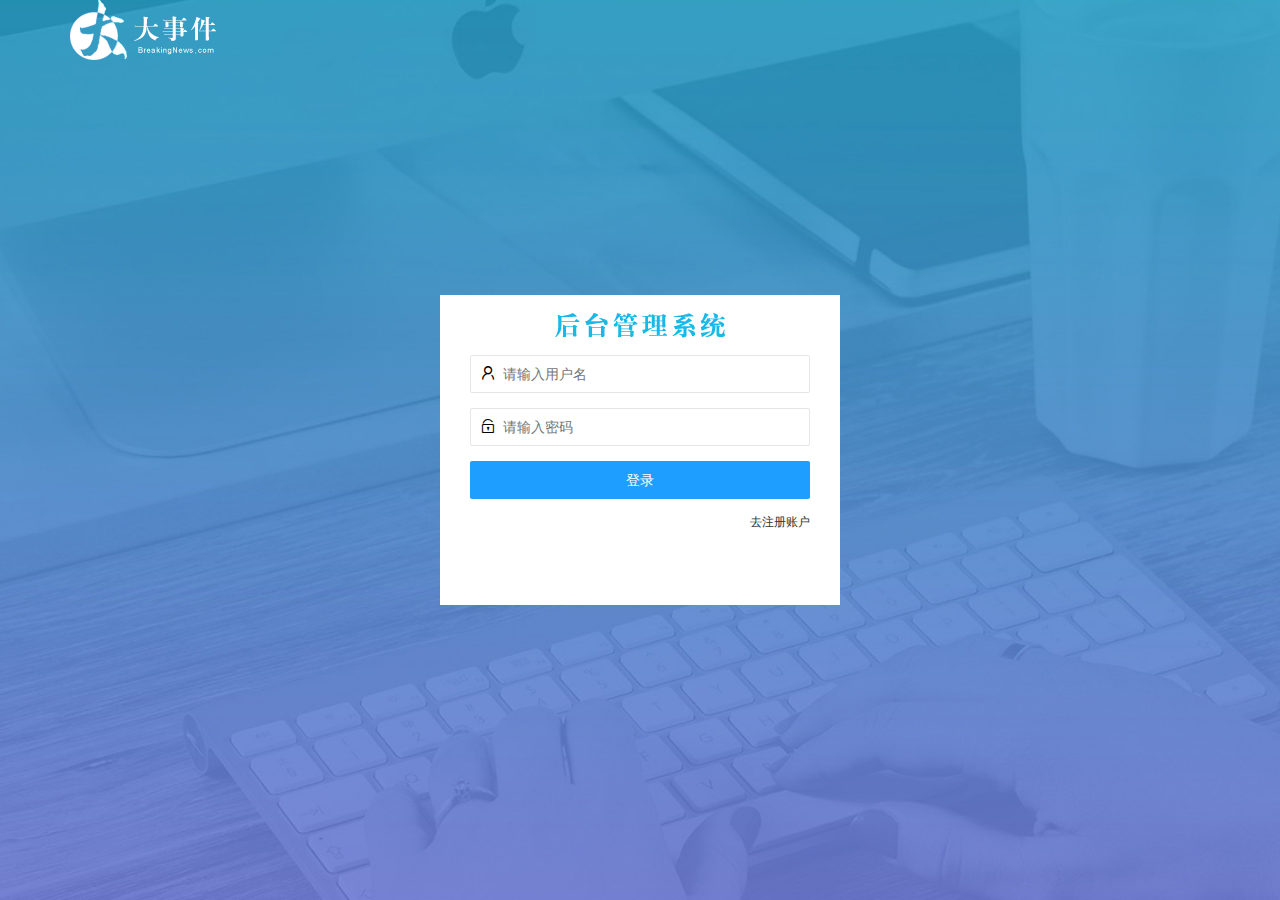
<file: login.html>
<!DOCTYPE html>
<html lang="en">
<head>
    <meta charset="UTF-8">
    <meta http-equiv="X-UA-Compatible" content="IE=edge">
    <meta name="viewport" content="width=device-width, initial-scale=1.0">
    <title>Document</title>
    <!-- 导入layui的样式 -->
    <link rel="stylesheet" href="/assets/lib/layui/css/layui.css">
    <!-- 导入自己的样式表 -->
    <link rel="stylesheet" href="./assets/css/login.css">
</head>
<body>
    <!-- 头部logo区域 -->
    <div class="layui-main">
        <img src="/assets/images/logo.png" alt="" />
    </div>
    <!-- 登录注册区域 -->
    <div class="loginAndRegBox">
        <div class="title-box"></div>
        <!-- 登录div -->
        <div class="login-box">
            <!-- 登录的表单 -->
            <!-- 用户名 -->
            <form class="layui-form" action="" id="form_login">
                <div class="layui-form-item">
                    <i class="layui-icon layui-icon-username"></i>   
                    <input type="text" name="username" required  lay-verify="required" placeholder="请输入用户名" autocomplete="off" class="layui-input">
                </div>
                <!-- 密码 -->
                <div class="layui-form-item">
                    <i class="layui-icon layui-icon-password"></i>   
                    <input type="password" name="password" required  lay-verify="required|pwd" placeholder="请输入密码" autocomplete="off" class="layui-input">
                </div>
                <!-- 按钮 -->
                <div class="layui-form-item">
                    <!-- 提交按钮和普通按钮的区别就是 lay-submit属性 -->
                    <button class="layui-btn layui-btn-fluid  layui-btn-normal" lay-submit lay-filter="formDemo">登录</button>
                </div>
                <div class="layui-form-item links">
                    <a href="javascript:;" id="link-reg">去注册账户</a>
                </div>
                </form>
            
        </div>
        <!-- 注册div -->
        <div class="reg-box">
            <!-- 注册的表单 -->
            <!-- 用户名 -->
            <form class="layui-form" action="" id="form_reg">
                <div class="layui-form-item">
                    <i class="layui-icon layui-icon-username"></i>   
                    <input type="text" name="username" required  lay-verify="required" placeholder="请输入用户名" autocomplete="off" class="layui-input">
                </div>
                <!-- 密码 -->
                <div class="layui-form-item">
                    <i class="layui-icon layui-icon-password"></i>   
                    <input type="password" name="password" required  lay-verify="required|pwd" placeholder="请输入密码" autocomplete="off" class="layui-input">
                </div>
                <!-- 密码确认 -->
                <div class="layui-form-item">
                    <i class="layui-icon layui-icon-password"></i>   
                    <input type="password" name="repassword" required  lay-verify="required|pwd|repwd" placeholder="请确认密码" autocomplete="off" class="layui-input">
                </div>
                <!-- 按钮 -->
                <div class="layui-form-item">
                    <!-- 提交按钮和普通按钮的区别就是 lay-submit属性 -->
                    <button class="layui-btn layui-btn-fluid  layui-btn-normal" lay-submit lay-filter="formDemo">注册</button>
                </div>
                <div class="layui-form-item links">
                    <a href="javascript:;" id="link-login">去登录账户</a>
                </div>
                </form>
            
        </div>
    </div>
    <!-- 导入layui的js文件 -->
    <script src="/assets/lib/layui/layui.all.js"></script>
    <!-- 导入jquery -->
    <script src="/assets/lib/jquery.js"></script>
    <!-- 导入自己封装的baseApi.js -->
    <script src="/assets/js/baseAPI.js"></script>
    <script src="/assets/js/login.js"></script>
</body>
</html>
</file>
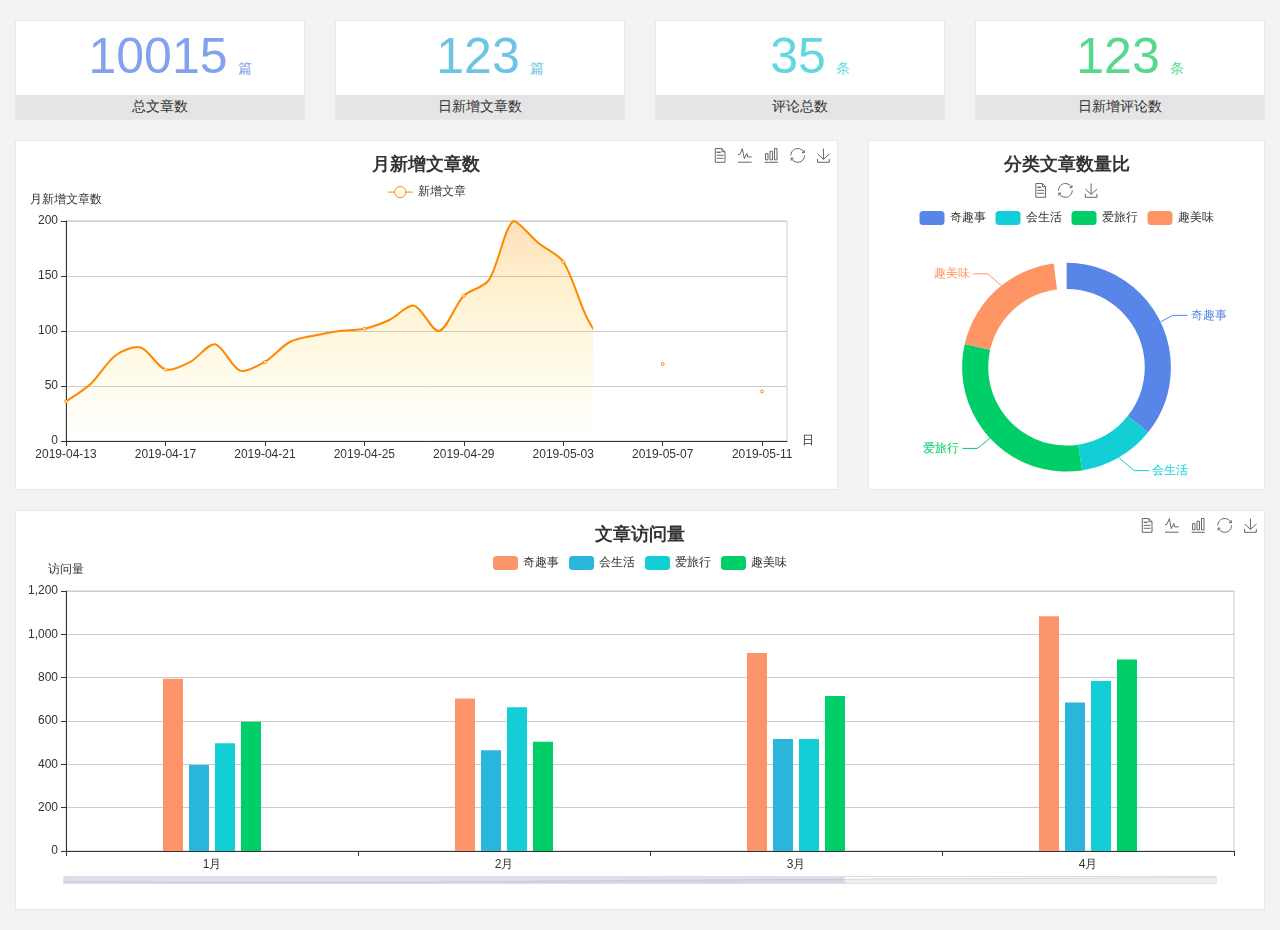
<file: home/dashboard.html>
<!DOCTYPE html>
<html lang="en">

<head>
  <meta charset="UTF-8">
  <meta name="viewport" content="width=device-width, initial-scale=1.0">
  <meta http-equiv="X-UA-Compatible" content="ie=edge">
  <title>图表统计</title>
  <link rel="stylesheet" href="../../assets/lib/bootstrap.css" />
  <link rel="stylesheet" href="../../assets/lib/main.css" />
  <script src="../../assets/lib/jquery.js"></script>
  <script type="text/javascript" src="../../assets/lib/echarts.min.js"></script>
</head>

<body>
  <div class="container-fluid">
    <div class="row spannel_list">
      <div class="col-sm-3 col-xs-6">
        <div class="spannel">
          <em>10015</em><span>篇</span>
          <b>总文章数</b>
        </div>
      </div>
      <div class="col-sm-3 col-xs-6">
        <div class="spannel scolor01">
          <em>123</em><span>篇</span>
          <b>日新增文章数</b>
        </div>
      </div>
      <div class="col-sm-3 col-xs-6">
        <div class="spannel scolor02">
          <em>35</em><span>条</span>
          <b>评论总数</b>
        </div>
      </div>
      <div class="col-sm-3 col-xs-6">
        <div class="spannel scolor03">
          <em>123</em><span>条</span>
          <b>日新增评论数</b>
        </div>
      </div>
    </div>
  </div>

  <div class="container-fluid">
    <div class="row curve-pie">
      <div class="col-lg-8 col-md-8">
        <div class="gragh_pannel" id="curve_show"></div>
      </div>
      <div class="col-lg-4 col-md-4">
        <div class="gragh_pannel" id="pie_show"></div>
      </div>
    </div>
  </div>

  <div class="container-fluid">
    <div class="column_pannel" id="column_show"></div>
  </div>

  <script>
    var oChart = echarts.init(document.getElementById('curve_show'));
    var aList_all = [
      { 'count': 36, 'date': '2019-04-13' },
      { 'count': 52, 'date': '2019-04-14' },
      { 'count': 78, 'date': '2019-04-15' },
      { 'count': 85, 'date': '2019-04-16' },
      { 'count': 65, 'date': '2019-04-17' },
      { 'count': 72, 'date': '2019-04-18' },
      { 'count': 88, 'date': '2019-04-19' },
      { 'count': 64, 'date': '2019-04-20' },
      { 'count': 72, 'date': '2019-04-21' },
      { 'count': 90, 'date': '2019-04-22' },
      { 'count': 96, 'date': '2019-04-23' },
      { 'count': 100, 'date': '2019-04-24' },
      { 'count': 102, 'date': '2019-04-25' },
      { 'count': 110, 'date': '2019-04-26' },
      { 'count': 123, 'date': '2019-04-27' },
      { 'count': 100, 'date': '2019-04-28' },
      { 'count': 132, 'date': '2019-04-29' },
      { 'count': 146, 'date': '2019-04-30' },
      { 'count': 200, 'date': '2019-05-01' },
      { 'count': 180, 'date': '2019-05-02' },
      { 'count': 163, 'date': '2019-05-03' },
      { 'count': 110, 'date': '2019-05-04' },
      { 'count': 80, 'date': '2019-05-05' },
      { 'count': 82, 'date': '2019-05-06' },
      { 'count': 70, 'date': '2019-05-07' },
      { 'count': 65, 'date': '2019-05-08' },
      { 'count': 54, 'date': '2019-05-09' },
      { 'count': 40, 'date': '2019-05-10' },
      { 'count': 45, 'date': '2019-05-11' },
      { 'count': 38, 'date': '2019-05-12' },
    ];

    let aCount = [];
    let aDate = [];

    for (var i = 0; i < aList_all.length; i++) {
      aCount.push(aList_all[i].count);
      aDate.push(aList_all[i].date);
    }

    var chartopt = {
      title: {
        text: '月新增文章数',
        left: 'center',
        top: '10'
      },
      tooltip: {
        trigger: 'axis'
      },
      legend: {
        data: ['新增文章'],
        top: '40'
      },
      toolbox: {
        show: true,
        feature: {
          mark: { show: true },
          dataView: { show: true, readOnly: false },
          magicType: { show: true, type: ['line', 'bar'] },
          restore: { show: true },
          saveAsImage: { show: true }
        }
      },
      calculable: true,
      xAxis: [
        {
          name: '日',
          type: 'category',
          boundaryGap: false,
          data: aDate
        }
      ],
      yAxis: [
        {
          name: '月新增文章数',
          type: 'value'
        }
      ],
      series: [
        {
          name: '新增文章',
          type: 'line',
          smooth: true,
          itemStyle: { normal: { areaStyle: { type: 'default' }, color: '#f80' }, lineStyle: { color: '#f80' } },
          data: aCount
        }],
      areaStyle: {
        normal: {
          color: new echarts.graphic.LinearGradient(0, 0, 0, 1, [{
            offset: 0,
            color: 'rgba(255,136,0,0.39)'
          }, {
            offset: .34,
            color: 'rgba(255,180,0,0.25)'
          }, {
            offset: 1,
            color: 'rgba(255,222,0,0.00)'
          }])

        }
      },
      grid: {
        show: true,
        x: 50,
        x2: 50,
        y: 80,
        height: 220
      }
    };

    oChart.setOption(chartopt);


    var oPie = echarts.init(document.getElementById('pie_show'));
    var oPieopt =
    {
      title: {
        top: 10,
        text: '分类文章数量比',
        x: 'center'
      },
      tooltip: {
        trigger: 'item',
        formatter: "{a} <br/>{b} : {c} ({d}%)"
      },
      color: ['#5885e8', '#13cfd5', '#00ce68', '#ff9565'],
      legend: {
        x: 'center',
        top: 65,
        data: ['奇趣事', '会生活', '爱旅行', '趣美味']
      },
      toolbox: {
        show: true,
        x: 'center',
        top: 35,
        feature: {
          mark: { show: true },
          dataView: { show: true, readOnly: false },
          magicType: {
            show: true,
            type: ['pie', 'funnel'],
            option: {
              funnel: {
                x: '25%',
                width: '50%',
                funnelAlign: 'left',
                max: 1548
              }
            }
          },
          restore: { show: true },
          saveAsImage: { show: true }
        }
      },
      calculable: true,
      series: [
        {
          name: '访问来源',
          type: 'pie',
          radius: ['45%', '60%'],
          center: ['50%', '65%'],
          data: [
            { value: 300, name: '奇趣事' },
            { value: 100, name: '会生活' },
            { value: 260, name: '爱旅行' },
            { value: 180, name: '趣美味' }
          ]
        }
      ]
    };
    oPie.setOption(oPieopt);



    var oColumn = this.echarts.init(document.getElementById('column_show'));
    var oColumnopt =
    {
      title: {
        text: '文章访问量',
        left: 'center',
        top: '10'
      },
      tooltip: {
        trigger: 'axis'
      },
      legend: {
        data: ['奇趣事', '会生活', '爱旅行', '趣美味'],
        top: '40'
      },
      toolbox: {
        show: true,
        feature: {
          mark: { show: true },
          dataView: { show: true, readOnly: false },
          magicType: { show: true, type: ['line', 'bar'] },
          restore: { show: true },
          saveAsImage: { show: true }
        }
      },
      calculable: true,
      xAxis: [
        {
          type: 'category',
          data: ['1月', '2月', '3月', '4月', '5月']
        }
      ],
      yAxis: [
        {
          name: '访问量',
          type: 'value'
        }
      ],
      series: [
        {
          name: '奇趣事',
          type: 'bar',
          barWidth: 20,
          itemStyle: {
            normal: { areaStyle: { type: 'default' }, color: '#fd956a' }
          },
          data: [800, 708, 920, 1090, 1200]
        },
        {
          name: '会生活',
          type: 'bar',
          barWidth: 20,
          itemStyle: {
            normal: { areaStyle: { type: 'default' }, color: '#2bb6db' }
          },
          data: [400, 468, 520, 690, 800]
        },
        {
          name: '爱旅行',
          type: 'bar',
          barWidth: 20,
          itemStyle: {
            normal: { areaStyle: { type: 'default' }, color: '#13cfd5' }
          },
          data: [500, 668, 520, 790, 900]
        },
        {
          name: '趣美味',
          type: 'bar',
          barWidth: 20,
          itemStyle: {
            normal: { areaStyle: { type: 'default' }, color: '#00ce68' }
          },
          data: [600, 508, 720, 890, 1000]
        }
      ],
      grid: {
        show: true,
        x: 50,
        x2: 30,
        y: 80,
        height: 260
      },
      dataZoom: [//给x轴设置滚动条
        {
          start: 0,//默认为0
          end: 100 - 1000 / 31,//默认为100
          type: 'slider',
          show: true,
          xAxisIndex: [0],
          handleSize: 0,//滑动条的 左右2个滑动条的大小
          height: 8,//组件高度
          left: 45, //左边的距离
          right: 50,//右边的距离
          bottom: 26,//右边的距离
          handleColor: '#ddd',//h滑动图标的颜色
          handleStyle: {
            borderColor: "#cacaca",
            borderWidth: "1",
            shadowBlur: 2,
            background: "#ddd",
            shadowColor: "#ddd",
          }
        }]
    };
    oColumn.setOption(oColumnopt);
  </script>
</body>

</html>
</file>
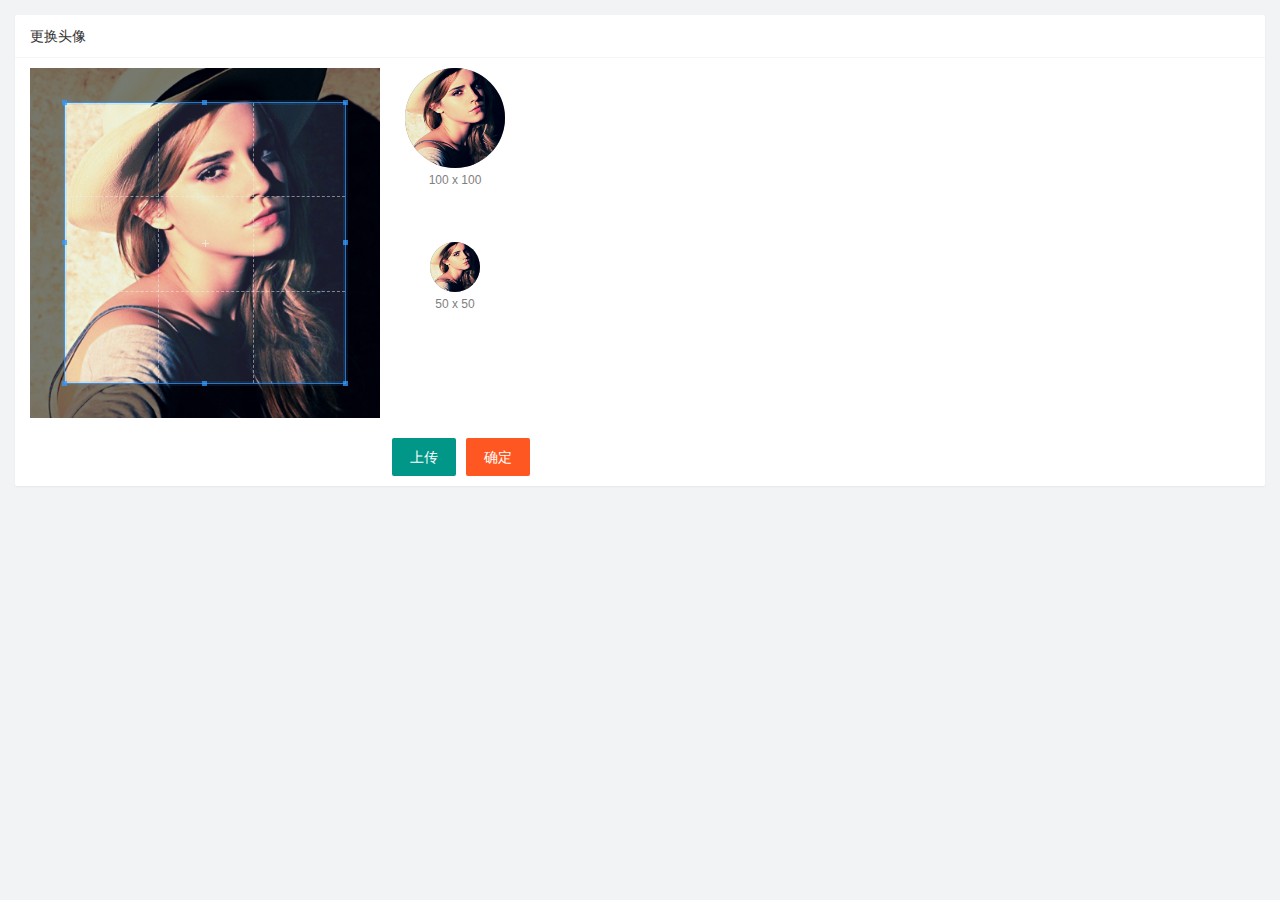
<file: user/user_avatar.html>
<!DOCTYPE html>
<html lang="en">
<head>
    <meta charset="UTF-8">
    <meta http-equiv="X-UA-Compatible" content="IE=edge">
    <meta name="viewport" content="width=device-width, initial-scale=1.0">
    <title>Document</title>
    <link rel="stylesheet" href="/assets/lib/layui/css/layui.css">
    <link rel="stylesheet" href="/assets/lib/cropper/cropper.css" />
    <link rel="stylesheet" href="/assets/css/user.avatar.css">
</head>
<body>
    <!-- 卡片区域 -->
    <div class="layui-card">
        <div class="layui-card-header">更换头像</div>
        <div class="layui-card-body">
 <!-- 第一行的图片裁剪和预览区域 -->
 <div class="row1">
    <!-- 图片裁剪区域 -->
    <div class="cropper-box">
      <!-- 这个 img 标签很重要，将来会把它初始化为裁剪区域 -->
      <img id="image" src="/assets/images/sample.jpg" />
    </div>
    <!-- 图片的预览区域 -->
    <div class="preview-box">
      <div>
        <!-- 宽高为 100px 的预览区域 -->
        <div class="img-preview w100"></div>
        <p class="size">100 x 100</p>
      </div>
      <div>
        <!-- 宽高为 50px 的预览区域 -->
        <div class="img-preview w50"></div>
        <p class="size">50 x 50</p>
      </div>
    </div>
  </div>

  <!-- 第二行的按钮区域 -->
  <div class="row2">
    <!-- 通过accept属性，可以指定用户选择什么类型的文件 -->
    <input type="file" id="file" accept="image/png,image/jpeg">
    <button type="button" class="layui-btn" id="btnChooseImage">上传</button>
    <button type="button" class="layui-btn layui-btn-danger" id="btnUpload">确定</button>
  </div>
        </div>
      </div>
    <script src="/assets/lib/layui/layui.all.js"></script>
    <script src="/assets/lib/jquery.js"></script>
    <script src="/assets/lib/cropper/Cropper.js"></script>
    <script src="/assets/lib/cropper/jquery-cropper.js"></script>
    <script src="/assets/js/baseAPI.js"></script>
    <script src="/assets/js/user_avatar.js"></script>
</body>
</html>
</file>
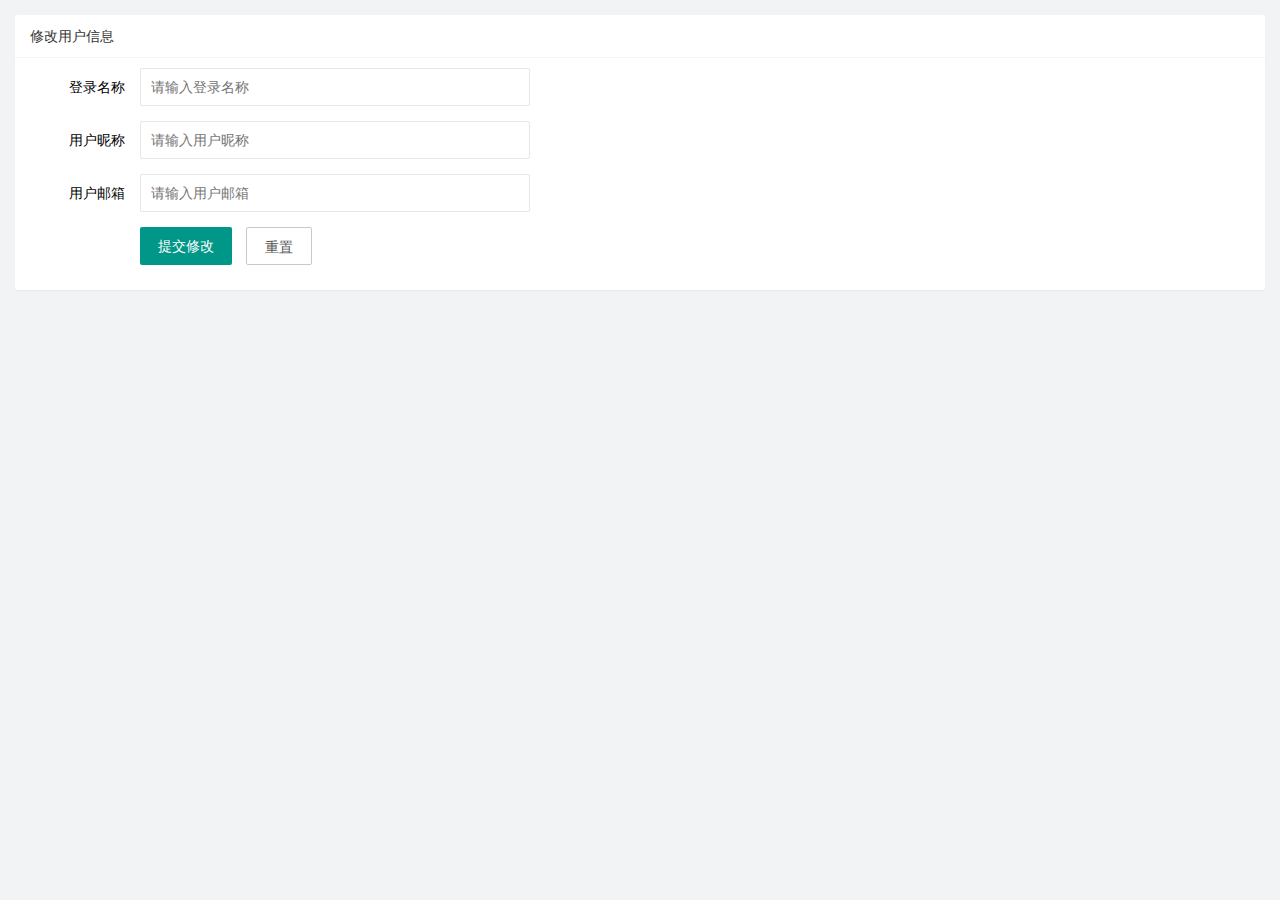
<file: user/user_info.html>
<!DOCTYPE html>
<html lang="en">
<head>
    <meta charset="UTF-8">
    <meta http-equiv="X-UA-Compatible" content="IE=edge">
    <meta name="viewport" content="width=device-width, initial-scale=1.0">
    <title>Document</title>
    <!-- 导入layui的样式 -->
    <link rel="stylesheet" href="/assets/lib/layui/css/layui.css">
    <!-- 导入自己的样式 -->
    <link rel="stylesheet" href="/assets/css/user_info.css">
</head>
<body>
    <!-- 卡片区域 -->
    <div class="layui-card">
        <div class="layui-card-header">修改用户信息</div>
        <div class="layui-card-body">
          <!-- form表单区域 -->
          <form class="layui-form" lay-filter="formUserInfo">
            <input type="hidden" name="id"  />
            <div class="layui-form-item">
              <label class="layui-form-label">登录名称</label>
              <div class="layui-input-block">
                <input type="text" name="username" required  lay-verify="required" placeholder="请输入登录名称" autocomplete="off" class="layui-input" readonly>
              </div>
            </div>
            <div class="layui-form-item">
                <label class="layui-form-label">用户昵称</label>
                <div class="layui-input-block">
                  <input type="text" name="nickname" required  lay-verify="required|nickname" placeholder="请输入用户昵称" autocomplete="off" class="layui-input">
                </div>
              </div>
              <div class="layui-form-item">
                <label class="layui-form-label">用户邮箱</label>
                <div class="layui-input-block">
                  <input type="text" name="email" required  lay-verify="required|email" placeholder="请输入用户邮箱" autocomplete="off" class="layui-input">
                </div>
              </div>
              <div class="layui-form-item">
                <div class="layui-input-block">
                  <button class="layui-btn" lay-submit lay-filter="formDemo">提交修改</button>
                  <button type="reset" class="layui-btn layui-btn-primary" id="btnRest">重置</button>
                </div>
              </div>
          </form>
        </div>
      </div>

      <!-- 导入layui的js文件 -->
      <script src="/assets/lib/layui/layui.all.js"></script>
      <!-- 导入jquery -->
      <script src="/assets/lib/jquery.js"></script>
      <!-- baseAPI -->
      <script src="/assets/js/baseAPI.js"></script>
      <!-- 导入自己的js -->
      <script src="/assets/js/user_info.js"></script>
</body>
</html>
</file>
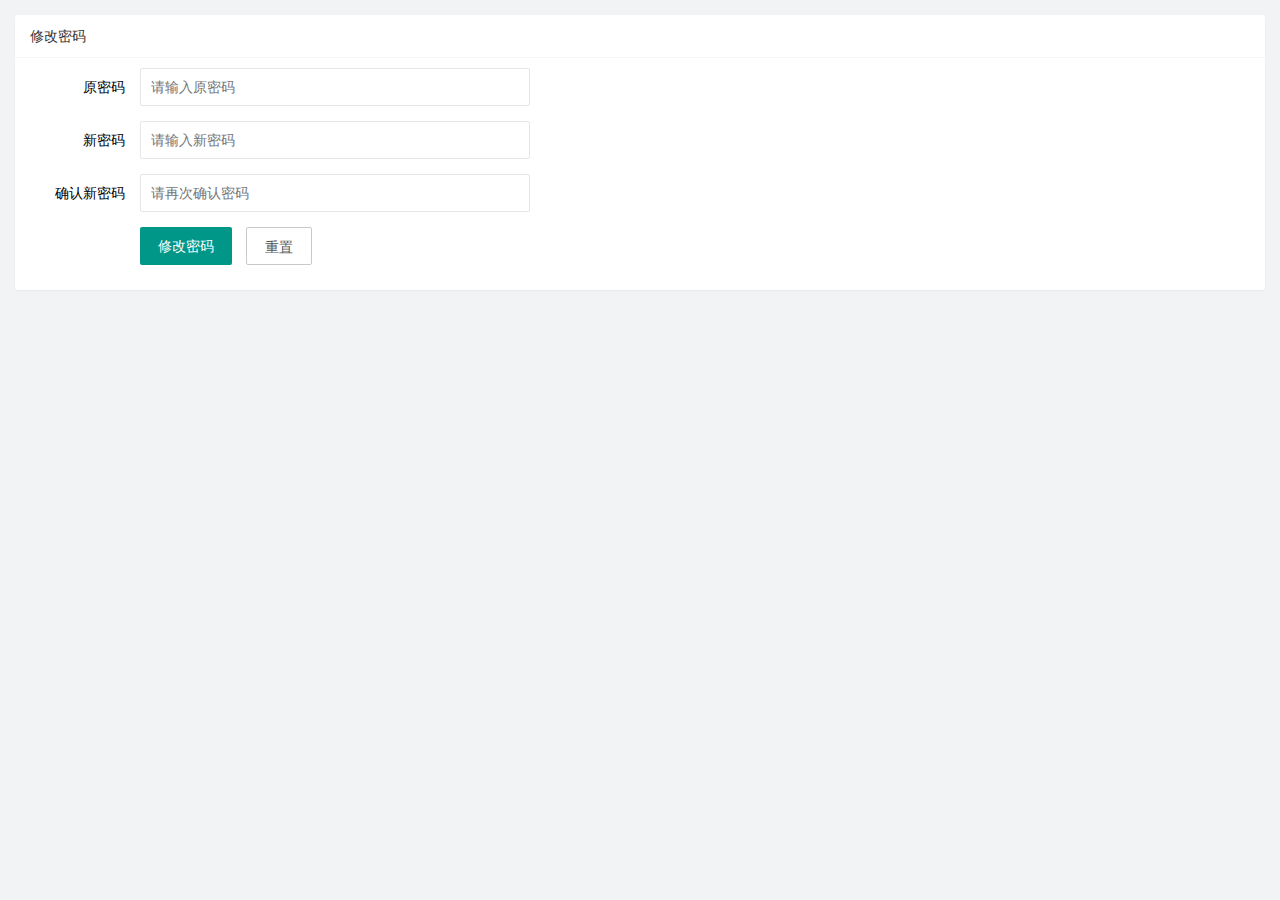
<file: user/user_pwd.html>
<!DOCTYPE html>
<html lang="en">
<head>
    <meta charset="UTF-8">
    <meta http-equiv="X-UA-Compatible" content="IE=edge">
    <meta name="viewport" content="width=device-width, initial-scale=1.0">
    <title>Document</title>
    <link rel="stylesheet" href="/assets/lib/layui/css/layui.css">
    <link rel="stylesheet" href="/assets/css/user_pwd..css">
</head>
<body>
    <!-- 卡片区域 -->
    <div class="layui-card">
        <div class="layui-card-header">修改密码</div>
        <div class="layui-card-body">
            <form class="layui-form" action="">
                <div class="layui-form-item">
                  <label class="layui-form-label">原密码</label>
                  <div class="layui-input-block">
                    <input type="password" name="oldPwd" required  lay-verify="required|pwd" placeholder="请输入原密码" autocomplete="off" class="layui-input">
                  </div>
                </div>
                <div class="layui-form-item">
                    <label class="layui-form-label">新密码</label>
                    <div class="layui-input-block">
                      <input type="password" name="newPwd" required  lay-verify="required|pwd|samePwd" placeholder="请输入新密码" autocomplete="off" class="layui-input">
                    </div>
                  </div>
                  <div class="layui-form-item">
                    <label class="layui-form-label">确认新密码</label>
                    <div class="layui-input-block">
                      <input type="password" name="rePwd" required  lay-verify="required|pwd|rePwd" placeholder="请再次确认密码" autocomplete="off" class="layui-input">
                    </div>
                  </div>
                  <div class="layui-form-item">
                    <div class="layui-input-block">
                      <button class="layui-btn" lay-submit lay-filter="formDemo">修改密码</button>
                      <button type="reset" class="layui-btn layui-btn-primary">重置</button>
                    </div>
                  </div>
                </form>
        </div>
      </div>

      <!-- 导入layui的js -->
      <script src="/assets/lib/layui/layui.all.js"></script>
      <!-- 导入jquery -->
      <script src="/assets/lib/jquery.js"></script>
      <!-- 导入自己封装的baseApi -->
      <script src="/assets/js/baseAPI.js"></script>
      <!-- 导入自己的js -->
      <script src="/assets/js/user_pwd.js"></script>
</body>
</html>
</file>
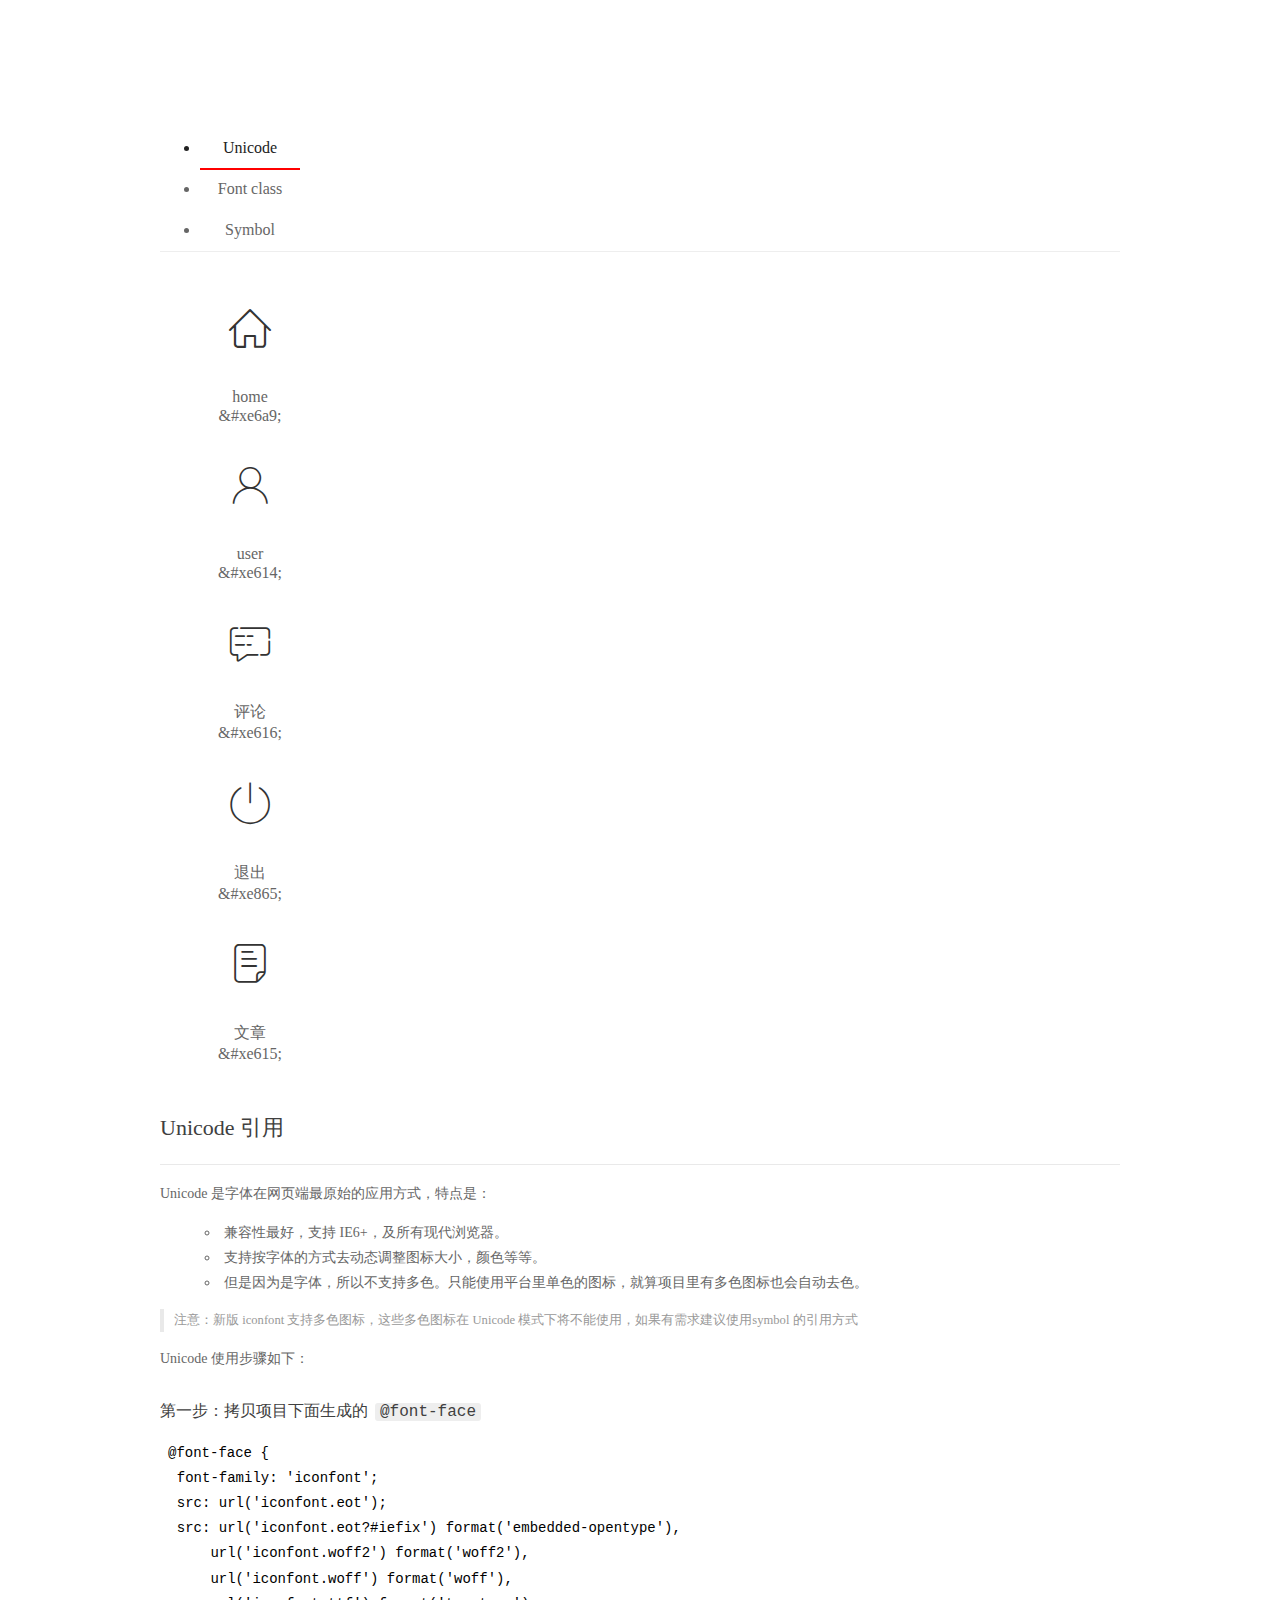
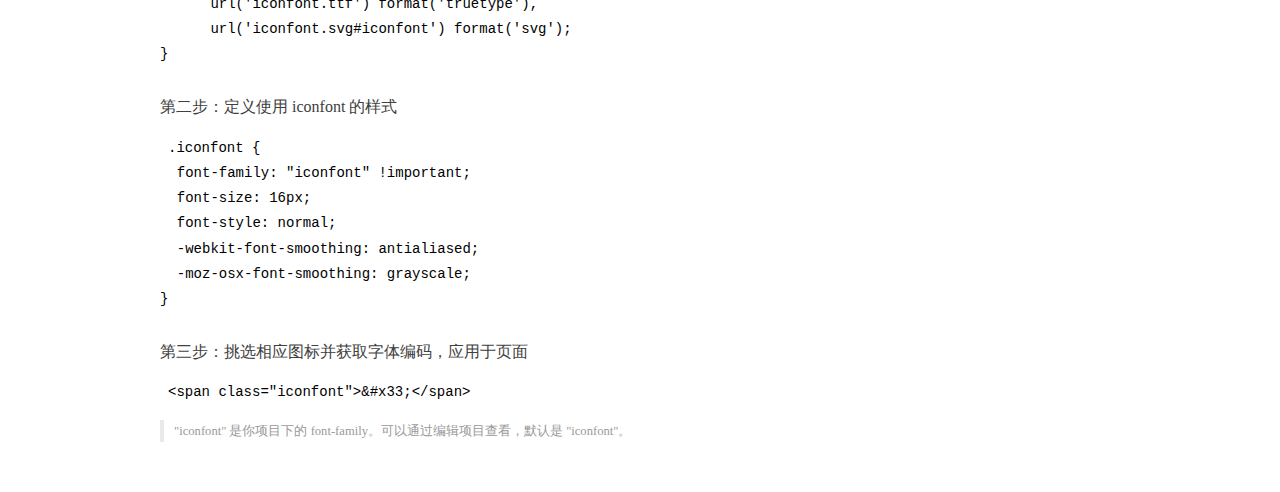
<file: assets/fonts/demo_index.html>
<!DOCTYPE html>
<html>
<head>
  <meta charset="utf-8"/>
  <title>IconFont Demo</title>
  <link rel="shortcut icon" href="https://gtms04.alicdn.com/tps/i4/TB1_oz6GVXXXXaFXpXXJDFnIXXX-64-64.ico" type="image/x-icon"/>
  <link rel="stylesheet" href="https://g.alicdn.com/thx/cube/1.3.2/cube.min.css">
  <link rel="stylesheet" href="demo.css">
  <link rel="stylesheet" href="iconfont.css">
  <script src="iconfont.js"></script>
  <!-- jQuery -->
  <script src="https://a1.alicdn.com/oss/uploads/2018/12/26/7bfddb60-08e8-11e9-9b04-53e73bb6408b.js"></script>
  <!-- 代码高亮 -->
  <script src="https://a1.alicdn.com/oss/uploads/2018/12/26/a3f714d0-08e6-11e9-8a15-ebf944d7534c.js"></script>
</head>
<body>
  <div class="main">
    <h1 class="logo"><a href="https://www.iconfont.cn/" title="iconfont 首页" target="_blank">&#xe86b;</a></h1>
    <div class="nav-tabs">
      <ul id="tabs" class="dib-box">
        <li class="dib active"><span>Unicode</span></li>
        <li class="dib"><span>Font class</span></li>
        <li class="dib"><span>Symbol</span></li>
      </ul>
      
    </div>
    <div class="tab-container">
      <div class="content unicode" style="display: block;">
          <ul class="icon_lists dib-box">
          
            <li class="dib">
              <span class="icon iconfont">&#xe6a9;</span>
                <div class="name">home</div>
                <div class="code-name">&amp;#xe6a9;</div>
              </li>
          
            <li class="dib">
              <span class="icon iconfont">&#xe614;</span>
                <div class="name">user</div>
                <div class="code-name">&amp;#xe614;</div>
              </li>
          
            <li class="dib">
              <span class="icon iconfont">&#xe616;</span>
                <div class="name">评论</div>
                <div class="code-name">&amp;#xe616;</div>
              </li>
          
            <li class="dib">
              <span class="icon iconfont">&#xe865;</span>
                <div class="name">退出</div>
                <div class="code-name">&amp;#xe865;</div>
              </li>
          
            <li class="dib">
              <span class="icon iconfont">&#xe615;</span>
                <div class="name">文章</div>
                <div class="code-name">&amp;#xe615;</div>
              </li>
          
          </ul>
          <div class="article markdown">
          <h2 id="unicode-">Unicode 引用</h2>
          <hr>

          <p>Unicode 是字体在网页端最原始的应用方式，特点是：</p>
          <ul>
            <li>兼容性最好，支持 IE6+，及所有现代浏览器。</li>
            <li>支持按字体的方式去动态调整图标大小，颜色等等。</li>
            <li>但是因为是字体，所以不支持多色。只能使用平台里单色的图标，就算项目里有多色图标也会自动去色。</li>
          </ul>
          <blockquote>
            <p>注意：新版 iconfont 支持多色图标，这些多色图标在 Unicode 模式下将不能使用，如果有需求建议使用symbol 的引用方式</p>
          </blockquote>
          <p>Unicode 使用步骤如下：</p>
          <h3 id="-font-face">第一步：拷贝项目下面生成的 <code>@font-face</code></h3>
<pre><code class="language-css"
>@font-face {
  font-family: 'iconfont';
  src: url('iconfont.eot');
  src: url('iconfont.eot?#iefix') format('embedded-opentype'),
      url('iconfont.woff2') format('woff2'),
      url('iconfont.woff') format('woff'),
      url('iconfont.ttf') format('truetype'),
      url('iconfont.svg#iconfont') format('svg');
}
</code></pre>
          <h3 id="-iconfont-">第二步：定义使用 iconfont 的样式</h3>
<pre><code class="language-css"
>.iconfont {
  font-family: "iconfont" !important;
  font-size: 16px;
  font-style: normal;
  -webkit-font-smoothing: antialiased;
  -moz-osx-font-smoothing: grayscale;
}
</code></pre>
          <h3 id="-">第三步：挑选相应图标并获取字体编码，应用于页面</h3>
<pre>
<code class="language-html"
>&lt;span class="iconfont"&gt;&amp;#x33;&lt;/span&gt;
</code></pre>
          <blockquote>
            <p>"iconfont" 是你项目下的 font-family。可以通过编辑项目查看，默认是 "iconfont"。</p>
          </blockquote>
          </div>
      </div>
      <div class="content font-class">
        <ul class="icon_lists dib-box">
          
          <li class="dib">
            <span class="icon iconfont icon-home"></span>
            <div class="name">
              home
            </div>
            <div class="code-name">.icon-home
            </div>
          </li>
          
          <li class="dib">
            <span class="icon iconfont icon-user"></span>
            <div class="name">
              user
            </div>
            <div class="code-name">.icon-user
            </div>
          </li>
          
          <li class="dib">
            <span class="icon iconfont icon-pinglun"></span>
            <div class="name">
              评论
            </div>
            <div class="code-name">.icon-pinglun
            </div>
          </li>
          
          <li class="dib">
            <span class="icon iconfont icon-tuichu"></span>
            <div class="name">
              退出
            </div>
            <div class="code-name">.icon-tuichu
            </div>
          </li>
          
          <li class="dib">
            <span class="icon iconfont icon-16"></span>
            <div class="name">
              文章
            </div>
            <div class="code-name">.icon-16
            </div>
          </li>
          
        </ul>
        <div class="article markdown">
        <h2 id="font-class-">font-class 引用</h2>
        <hr>

        <p>font-class 是 Unicode 使用方式的一种变种，主要是解决 Unicode 书写不直观，语意不明确的问题。</p>
        <p>与 Unicode 使用方式相比，具有如下特点：</p>
        <ul>
          <li>兼容性良好，支持 IE8+，及所有现代浏览器。</li>
          <li>相比于 Unicode 语意明确，书写更直观。可以很容易分辨这个 icon 是什么。</li>
          <li>因为使用 class 来定义图标，所以当要替换图标时，只需要修改 class 里面的 Unicode 引用。</li>
          <li>不过因为本质上还是使用的字体，所以多色图标还是不支持的。</li>
        </ul>
        <p>使用步骤如下：</p>
        <h3 id="-fontclass-">第一步：引入项目下面生成的 fontclass 代码：</h3>
<pre><code class="language-html">&lt;link rel="stylesheet" href="./iconfont.css"&gt;
</code></pre>
        <h3 id="-">第二步：挑选相应图标并获取类名，应用于页面：</h3>
<pre><code class="language-html">&lt;span class="iconfont icon-xxx"&gt;&lt;/span&gt;
</code></pre>
        <blockquote>
          <p>"
            iconfont" 是你项目下的 font-family。可以通过编辑项目查看，默认是 "iconfont"。</p>
        </blockquote>
      </div>
      </div>
      <div class="content symbol">
          <ul class="icon_lists dib-box">
          
            <li class="dib">
                <svg class="icon svg-icon" aria-hidden="true">
                  <use xlink:href="#icon-home"></use>
                </svg>
                <div class="name">home</div>
                <div class="code-name">#icon-home</div>
            </li>
          
            <li class="dib">
                <svg class="icon svg-icon" aria-hidden="true">
                  <use xlink:href="#icon-user"></use>
                </svg>
                <div class="name">user</div>
                <div class="code-name">#icon-user</div>
            </li>
          
            <li class="dib">
                <svg class="icon svg-icon" aria-hidden="true">
                  <use xlink:href="#icon-pinglun"></use>
                </svg>
                <div class="name">评论</div>
                <div class="code-name">#icon-pinglun</div>
            </li>
          
            <li class="dib">
                <svg class="icon svg-icon" aria-hidden="true">
                  <use xlink:href="#icon-tuichu"></use>
                </svg>
                <div class="name">退出</div>
                <div class="code-name">#icon-tuichu</div>
            </li>
          
            <li class="dib">
                <svg class="icon svg-icon" aria-hidden="true">
                  <use xlink:href="#icon-16"></use>
                </svg>
                <div class="name">文章</div>
                <div class="code-name">#icon-16</div>
            </li>
          
          </ul>
          <div class="article markdown">
          <h2 id="symbol-">Symbol 引用</h2>
          <hr>

          <p>这是一种全新的使用方式，应该说这才是未来的主流，也是平台目前推荐的用法。相关介绍可以参考这篇<a href="">文章</a>
            这种用法其实是做了一个 SVG 的集合，与另外两种相比具有如下特点：</p>
          <ul>
            <li>支持多色图标了，不再受单色限制。</li>
            <li>通过一些技巧，支持像字体那样，通过 <code>font-size</code>, <code>color</code> 来调整样式。</li>
            <li>兼容性较差，支持 IE9+，及现代浏览器。</li>
            <li>浏览器渲染 SVG 的性能一般，还不如 png。</li>
          </ul>
          <p>使用步骤如下：</p>
          <h3 id="-symbol-">第一步：引入项目下面生成的 symbol 代码：</h3>
<pre><code class="language-html">&lt;script src="./iconfont.js"&gt;&lt;/script&gt;
</code></pre>
          <h3 id="-css-">第二步：加入通用 CSS 代码（引入一次就行）：</h3>
<pre><code class="language-html">&lt;style&gt;
.icon {
  width: 1em;
  height: 1em;
  vertical-align: -0.15em;
  fill: currentColor;
  overflow: hidden;
}
&lt;/style&gt;
</code></pre>
          <h3 id="-">第三步：挑选相应图标并获取类名，应用于页面：</h3>
<pre><code class="language-html">&lt;svg class="icon" aria-hidden="true"&gt;
  &lt;use xlink:href="#icon-xxx"&gt;&lt;/use&gt;
&lt;/svg&gt;
</code></pre>
          </div>
      </div>

    </div>
  </div>
  <script>
  $(document).ready(function () {
      $('.tab-container .content:first').show()

      $('#tabs li').click(function (e) {
        var tabContent = $('.tab-container .content')
        var index = $(this).index()

        if ($(this).hasClass('active')) {
          return
        } else {
          $('#tabs li').removeClass('active')
          $(this).addClass('active')

          tabContent.hide().eq(index).fadeIn()
        }
      })
    })
  </script>
</body>
</html>
</file>
<file: assets/lib/layui/css/layui.css>
/** layui-v2.5.5 MIT License By https://www.layui.com */
 .layui-inline,img{display:inline-block;vertical-align:middle}h1,h2,h3,h4,h5,h6{font-weight:400}.layui-edge,.layui-header,.layui-inline,.layui-main{position:relative}.layui-body,.layui-edge,.layui-elip{overflow:hidden}.layui-btn,.layui-edge,.layui-inline,img{vertical-align:middle}.layui-btn,.layui-disabled,.layui-icon,.layui-unselect{-moz-user-select:none;-webkit-user-select:none;-ms-user-select:none}.layui-elip,.layui-form-checkbox span,.layui-form-pane .layui-form-label{text-overflow:ellipsis;white-space:nowrap}.layui-breadcrumb,.layui-tree-btnGroup{visibility:hidden}blockquote,body,button,dd,div,dl,dt,form,h1,h2,h3,h4,h5,h6,input,li,ol,p,pre,td,textarea,th,ul{margin:0;padding:0;-webkit-tap-highlight-color:rgba(0,0,0,0)}a:active,a:hover{outline:0}img{border:none}li{list-style:none}table{border-collapse:collapse;border-spacing:0}h4,h5,h6{font-size:100%}button,input,optgroup,option,select,textarea{font-family:inherit;font-size:inherit;font-style:inherit;font-weight:inherit;outline:0}pre{white-space:pre-wrap;white-space:-moz-pre-wrap;white-space:-pre-wrap;white-space:-o-pre-wrap;word-wrap:break-word}body{line-height:24px;font:14px Helvetica Neue,Helvetica,PingFang SC,Tahoma,Arial,sans-serif}hr{height:1px;margin:10px 0;border:0;clear:both}a{color:#333;text-decoration:none}a:hover{color:#777}a cite{font-style:normal;*cursor:pointer}.layui-border-box,.layui-border-box *{box-sizing:border-box}.layui-box,.layui-box *{box-sizing:content-box}.layui-clear{clear:both;*zoom:1}.layui-clear:after{content:'\20';clear:both;*zoom:1;display:block;height:0}.layui-inline{*display:inline;*zoom:1}.layui-edge{display:inline-block;width:0;height:0;border-width:6px;border-style:dashed;border-color:transparent}.layui-edge-top{top:-4px;border-bottom-color:#999;border-bottom-style:solid}.layui-edge-right{border-left-color:#999;border-left-style:solid}.layui-edge-bottom{top:2px;border-top-color:#999;border-top-style:solid}.layui-edge-left{border-right-color:#999;border-right-style:solid}.layui-disabled,.layui-disabled:hover{color:#d2d2d2!important;cursor:not-allowed!important}.layui-circle{border-radius:100%}.layui-show{display:block!important}.layui-hide{display:none!important}@font-face{font-family:layui-icon;src:url(../font/iconfont.eot?v=250);src:url(../font/iconfont.eot?v=250#iefix) format('embedded-opentype'),url(../font/iconfont.woff2?v=250) format('woff2'),url(../font/iconfont.woff?v=250) format('woff'),url(../font/iconfont.ttf?v=250) format('truetype'),url(../font/iconfont.svg?v=250#layui-icon) format('svg')}.layui-icon{font-family:layui-icon!important;font-size:16px;font-style:normal;-webkit-font-smoothing:antialiased;-moz-osx-font-smoothing:grayscale}.layui-icon-reply-fill:before{content:"\e611"}.layui-icon-set-fill:before{content:"\e614"}.layui-icon-menu-fill:before{content:"\e60f"}.layui-icon-search:before{content:"\e615"}.layui-icon-share:before{content:"\e641"}.layui-icon-set-sm:before{content:"\e620"}.layui-icon-engine:before{content:"\e628"}.layui-icon-close:before{content:"\1006"}.layui-icon-close-fill:before{content:"\1007"}.layui-icon-chart-screen:before{content:"\e629"}.layui-icon-star:before{content:"\e600"}.layui-icon-circle-dot:before{content:"\e617"}.layui-icon-chat:before{content:"\e606"}.layui-icon-release:before{content:"\e609"}.layui-icon-list:before{content:"\e60a"}.layui-icon-chart:before{content:"\e62c"}.layui-icon-ok-circle:before{content:"\1005"}.layui-icon-layim-theme:before{content:"\e61b"}.layui-icon-table:before{content:"\e62d"}.layui-icon-right:before{content:"\e602"}.layui-icon-left:before{content:"\e603"}.layui-icon-cart-simple:before{content:"\e698"}.layui-icon-face-cry:before{content:"\e69c"}.layui-icon-face-smile:before{content:"\e6af"}.layui-icon-survey:before{content:"\e6b2"}.layui-icon-tree:before{content:"\e62e"}.layui-icon-upload-circle:before{content:"\e62f"}.layui-icon-add-circle:before{content:"\e61f"}.layui-icon-download-circle:before{content:"\e601"}.layui-icon-templeate-1:before{content:"\e630"}.layui-icon-util:before{content:"\e631"}.layui-icon-face-surprised:before{content:"\e664"}.layui-icon-edit:before{content:"\e642"}.layui-icon-speaker:before{content:"\e645"}.layui-icon-down:before{content:"\e61a"}.layui-icon-file:before{content:"\e621"}.layui-icon-layouts:before{content:"\e632"}.layui-icon-rate-half:before{content:"\e6c9"}.layui-icon-add-circle-fine:before{content:"\e608"}.layui-icon-prev-circle:before{content:"\e633"}.layui-icon-read:before{content:"\e705"}.layui-icon-404:before{content:"\e61c"}.layui-icon-carousel:before{content:"\e634"}.layui-icon-help:before{content:"\e607"}.layui-icon-code-circle:before{content:"\e635"}.layui-icon-water:before{content:"\e636"}.layui-icon-username:before{content:"\e66f"}.layui-icon-find-fill:before{content:"\e670"}.layui-icon-about:before{content:"\e60b"}.layui-icon-location:before{content:"\e715"}.layui-icon-up:before{content:"\e619"}.layui-icon-pause:before{content:"\e651"}.layui-icon-date:before{content:"\e637"}.layui-icon-layim-uploadfile:before{content:"\e61d"}.layui-icon-delete:before{content:"\e640"}.layui-icon-play:before{content:"\e652"}.layui-icon-top:before{content:"\e604"}.layui-icon-friends:before{content:"\e612"}.layui-icon-refresh-3:before{content:"\e9aa"}.layui-icon-ok:before{content:"\e605"}.layui-icon-layer:before{content:"\e638"}.layui-icon-face-smile-fine:before{content:"\e60c"}.layui-icon-dollar:before{content:"\e659"}.layui-icon-group:before{content:"\e613"}.layui-icon-layim-download:before{content:"\e61e"}.layui-icon-picture-fine:before{content:"\e60d"}.layui-icon-link:before{content:"\e64c"}.layui-icon-diamond:before{content:"\e735"}.layui-icon-log:before{content:"\e60e"}.layui-icon-rate-solid:before{content:"\e67a"}.layui-icon-fonts-del:before{content:"\e64f"}.layui-icon-unlink:before{content:"\e64d"}.layui-icon-fonts-clear:before{content:"\e639"}.layui-icon-triangle-r:before{content:"\e623"}.layui-icon-circle:before{content:"\e63f"}.layui-icon-radio:before{content:"\e643"}.layui-icon-align-center:before{content:"\e647"}.layui-icon-align-right:before{content:"\e648"}.layui-icon-align-left:before{content:"\e649"}.layui-icon-loading-1:before{content:"\e63e"}.layui-icon-return:before{content:"\e65c"}.layui-icon-fonts-strong:before{content:"\e62b"}.layui-icon-upload:before{content:"\e67c"}.layui-icon-dialogue:before{content:"\e63a"}.layui-icon-video:before{content:"\e6ed"}.layui-icon-headset:before{content:"\e6fc"}.layui-icon-cellphone-fine:before{content:"\e63b"}.layui-icon-add-1:before{content:"\e654"}.layui-icon-face-smile-b:before{content:"\e650"}.layui-icon-fonts-html:before{content:"\e64b"}.layui-icon-form:before{content:"\e63c"}.layui-icon-cart:before{content:"\e657"}.layui-icon-camera-fill:before{content:"\e65d"}.layui-icon-tabs:before{content:"\e62a"}.layui-icon-fonts-code:before{content:"\e64e"}.layui-icon-fire:before{content:"\e756"}.layui-icon-set:before{content:"\e716"}.layui-icon-fonts-u:before{content:"\e646"}.layui-icon-triangle-d:before{content:"\e625"}.layui-icon-tips:before{content:"\e702"}.layui-icon-picture:before{content:"\e64a"}.layui-icon-more-vertical:before{content:"\e671"}.layui-icon-flag:before{content:"\e66c"}.layui-icon-loading:before{content:"\e63d"}.layui-icon-fonts-i:before{content:"\e644"}.layui-icon-refresh-1:before{content:"\e666"}.layui-icon-rmb:before{content:"\e65e"}.layui-icon-home:before{content:"\e68e"}.layui-icon-user:before{content:"\e770"}.layui-icon-notice:before{content:"\e667"}.layui-icon-login-weibo:before{content:"\e675"}.layui-icon-voice:before{content:"\e688"}.layui-icon-upload-drag:before{content:"\e681"}.layui-icon-login-qq:before{content:"\e676"}.layui-icon-snowflake:before{content:"\e6b1"}.layui-icon-file-b:before{content:"\e655"}.layui-icon-template:before{content:"\e663"}.layui-icon-auz:before{content:"\e672"}.layui-icon-console:before{content:"\e665"}.layui-icon-app:before{content:"\e653"}.layui-icon-prev:before{content:"\e65a"}.layui-icon-website:before{content:"\e7ae"}.layui-icon-next:before{content:"\e65b"}.layui-icon-component:before{content:"\e857"}.layui-icon-more:before{content:"\e65f"}.layui-icon-login-wechat:before{content:"\e677"}.layui-icon-shrink-right:before{content:"\e668"}.layui-icon-spread-left:before{content:"\e66b"}.layui-icon-camera:before{content:"\e660"}.layui-icon-note:before{content:"\e66e"}.layui-icon-refresh:before{content:"\e669"}.layui-icon-female:before{content:"\e661"}.layui-icon-male:before{content:"\e662"}.layui-icon-password:before{content:"\e673"}.layui-icon-senior:before{content:"\e674"}.layui-icon-theme:before{content:"\e66a"}.layui-icon-tread:before{content:"\e6c5"}.layui-icon-praise:before{content:"\e6c6"}.layui-icon-star-fill:before{content:"\e658"}.layui-icon-rate:before{content:"\e67b"}.layui-icon-template-1:before{content:"\e656"}.layui-icon-vercode:before{content:"\e679"}.layui-icon-cellphone:before{content:"\e678"}.layui-icon-screen-full:before{content:"\e622"}.layui-icon-screen-restore:before{content:"\e758"}.layui-icon-cols:before{content:"\e610"}.layui-icon-export:before{content:"\e67d"}.layui-icon-print:before{content:"\e66d"}.layui-icon-slider:before{content:"\e714"}.layui-icon-addition:before{content:"\e624"}.layui-icon-subtraction:before{content:"\e67e"}.layui-icon-service:before{content:"\e626"}.layui-icon-transfer:before{content:"\e691"}.layui-main{width:1140px;margin:0 auto}.layui-header{z-index:1000;height:60px}.layui-header a:hover{transition:all .5s;-webkit-transition:all .5s}.layui-side{position:fixed;left:0;top:0;bottom:0;z-index:999;width:200px;overflow-x:hidden}.layui-side-scroll{position:relative;width:220px;height:100%;overflow-x:hidden}.layui-body{position:absolute;left:200px;right:0;top:0;bottom:0;z-index:998;width:auto;overflow-y:auto;box-sizing:border-box}.layui-layout-body{overflow:hidden}.layui-layout-admin .layui-header{background-color:#23262E}.layui-layout-admin .layui-side{top:60px;width:200px;overflow-x:hidden}.layui-layout-admin .layui-body{position:fixed;top:60px;bottom:44px}.layui-layout-admin .layui-main{width:auto;margin:0 15px}.layui-layout-admin .layui-footer{position:fixed;left:200px;right:0;bottom:0;height:44px;line-height:44px;padding:0 15px;background-color:#eee}.layui-layout-admin .layui-logo{position:absolute;left:0;top:0;width:200px;height:100%;line-height:60px;text-align:center;color:#009688;font-size:16px}.layui-layout-admin .layui-header .layui-nav{background:0 0}.layui-layout-left{position:absolute!important;left:200px;top:0}.layui-layout-right{position:absolute!important;right:0;top:0}.layui-container{position:relative;margin:0 auto;padding:0 15px;box-sizing:border-box}.layui-fluid{position:relative;margin:0 auto;padding:0 15px}.layui-row:after,.layui-row:before{content:'';display:block;clear:both}.layui-col-lg1,.layui-col-lg10,.layui-col-lg11,.layui-col-lg12,.layui-col-lg2,.layui-col-lg3,.layui-col-lg4,.layui-col-lg5,.layui-col-lg6,.layui-col-lg7,.layui-col-lg8,.layui-col-lg9,.layui-col-md1,.layui-col-md10,.layui-col-md11,.layui-col-md12,.layui-col-md2,.layui-col-md3,.layui-col-md4,.layui-col-md5,.layui-col-md6,.layui-col-md7,.layui-col-md8,.layui-col-md9,.layui-col-sm1,.layui-col-sm10,.layui-col-sm11,.layui-col-sm12,.layui-col-sm2,.layui-col-sm3,.layui-col-sm4,.layui-col-sm5,.layui-col-sm6,.layui-col-sm7,.layui-col-sm8,.layui-col-sm9,.layui-col-xs1,.layui-col-xs10,.layui-col-xs11,.layui-col-xs12,.layui-col-xs2,.layui-col-xs3,.layui-col-xs4,.layui-col-xs5,.layui-col-xs6,.layui-col-xs7,.layui-col-xs8,.layui-col-xs9{position:relative;display:block;box-sizing:border-box}.layui-col-xs1,.layui-col-xs10,.layui-col-xs11,.layui-col-xs12,.layui-col-xs2,.layui-col-xs3,.layui-col-xs4,.layui-col-xs5,.layui-col-xs6,.layui-col-xs7,.layui-col-xs8,.layui-col-xs9{float:left}.layui-col-xs1{width:8.33333333%}.layui-col-xs2{width:16.66666667%}.layui-col-xs3{width:25%}.layui-col-xs4{width:33.33333333%}.layui-col-xs5{width:41.66666667%}.layui-col-xs6{width:50%}.layui-col-xs7{width:58.33333333%}.layui-col-xs8{width:66.66666667%}.layui-col-xs9{width:75%}.layui-col-xs10{width:83.33333333%}.layui-col-xs11{width:91.66666667%}.layui-col-xs12{width:100%}.layui-col-xs-offset1{margin-left:8.33333333%}.layui-col-xs-offset2{margin-left:16.66666667%}.layui-col-xs-offset3{margin-left:25%}.layui-col-xs-offset4{margin-left:33.33333333%}.layui-col-xs-offset5{margin-left:41.66666667%}.layui-col-xs-offset6{margin-left:50%}.layui-col-xs-offset7{margin-left:58.33333333%}.layui-col-xs-offset8{margin-left:66.66666667%}.layui-col-xs-offset9{margin-left:75%}.layui-col-xs-offset10{margin-left:83.33333333%}.layui-col-xs-offset11{margin-left:91.66666667%}.layui-col-xs-offset12{margin-left:100%}@media screen and (max-width:768px){.layui-hide-xs{display:none!important}.layui-show-xs-block{display:block!important}.layui-show-xs-inline{display:inline!important}.layui-show-xs-inline-block{display:inline-block!important}}@media screen and (min-width:768px){.layui-container{width:750px}.layui-hide-sm{display:none!important}.layui-show-sm-block{display:block!important}.layui-show-sm-inline{display:inline!important}.layui-show-sm-inline-block{display:inline-block!important}.layui-col-sm1,.layui-col-sm10,.layui-col-sm11,.layui-col-sm12,.layui-col-sm2,.layui-col-sm3,.layui-col-sm4,.layui-col-sm5,.layui-col-sm6,.layui-col-sm7,.layui-col-sm8,.layui-col-sm9{float:left}.layui-col-sm1{width:8.33333333%}.layui-col-sm2{width:16.66666667%}.layui-col-sm3{width:25%}.layui-col-sm4{width:33.33333333%}.layui-col-sm5{width:41.66666667%}.layui-col-sm6{width:50%}.layui-col-sm7{width:58.33333333%}.layui-col-sm8{width:66.66666667%}.layui-col-sm9{width:75%}.layui-col-sm10{width:83.33333333%}.layui-col-sm11{width:91.66666667%}.layui-col-sm12{width:100%}.layui-col-sm-offset1{margin-left:8.33333333%}.layui-col-sm-offset2{margin-left:16.66666667%}.layui-col-sm-offset3{margin-left:25%}.layui-col-sm-offset4{margin-left:33.33333333%}.layui-col-sm-offset5{margin-left:41.66666667%}.layui-col-sm-offset6{margin-left:50%}.layui-col-sm-offset7{margin-left:58.33333333%}.layui-col-sm-offset8{margin-left:66.66666667%}.layui-col-sm-offset9{margin-left:75%}.layui-col-sm-offset10{margin-left:83.33333333%}.layui-col-sm-offset11{margin-left:91.66666667%}.layui-col-sm-offset12{margin-left:100%}}@media screen and (min-width:992px){.layui-container{width:970px}.layui-hide-md{display:none!important}.layui-show-md-block{display:block!important}.layui-show-md-inline{display:inline!important}.layui-show-md-inline-block{display:inline-block!important}.layui-col-md1,.layui-col-md10,.layui-col-md11,.layui-col-md12,.layui-col-md2,.layui-col-md3,.layui-col-md4,.layui-col-md5,.layui-col-md6,.layui-col-md7,.layui-col-md8,.layui-col-md9{float:left}.layui-col-md1{width:8.33333333%}.layui-col-md2{width:16.66666667%}.layui-col-md3{width:25%}.layui-col-md4{width:33.33333333%}.layui-col-md5{width:41.66666667%}.layui-col-md6{width:50%}.layui-col-md7{width:58.33333333%}.layui-col-md8{width:66.66666667%}.layui-col-md9{width:75%}.layui-col-md10{width:83.33333333%}.layui-col-md11{width:91.66666667%}.layui-col-md12{width:100%}.layui-col-md-offset1{margin-left:8.33333333%}.layui-col-md-offset2{margin-left:16.66666667%}.layui-col-md-offset3{margin-left:25%}.layui-col-md-offset4{margin-left:33.33333333%}.layui-col-md-offset5{margin-left:41.66666667%}.layui-col-md-offset6{margin-left:50%}.layui-col-md-offset7{margin-left:58.33333333%}.layui-col-md-offset8{margin-left:66.66666667%}.layui-col-md-offset9{margin-left:75%}.layui-col-md-offset10{margin-left:83.33333333%}.layui-col-md-offset11{margin-left:91.66666667%}.layui-col-md-offset12{margin-left:100%}}@media screen and (min-width:1200px){.layui-container{width:1170px}.layui-hide-lg{display:none!important}.layui-show-lg-block{display:block!important}.layui-show-lg-inline{display:inline!important}.layui-show-lg-inline-block{display:inline-block!important}.layui-col-lg1,.layui-col-lg10,.layui-col-lg11,.layui-col-lg12,.layui-col-lg2,.layui-col-lg3,.layui-col-lg4,.layui-col-lg5,.layui-col-lg6,.layui-col-lg7,.layui-col-lg8,.layui-col-lg9{float:left}.layui-col-lg1{width:8.33333333%}.layui-col-lg2{width:16.66666667%}.layui-col-lg3{width:25%}.layui-col-lg4{width:33.33333333%}.layui-col-lg5{width:41.66666667%}.layui-col-lg6{width:50%}.layui-col-lg7{width:58.33333333%}.layui-col-lg8{width:66.66666667%}.layui-col-lg9{width:75%}.layui-col-lg10{width:83.33333333%}.layui-col-lg11{width:91.66666667%}.layui-col-lg12{width:100%}.layui-col-lg-offset1{margin-left:8.33333333%}.layui-col-lg-offset2{margin-left:16.66666667%}.layui-col-lg-offset3{margin-left:25%}.layui-col-lg-offset4{margin-left:33.33333333%}.layui-col-lg-offset5{margin-left:41.66666667%}.layui-col-lg-offset6{margin-left:50%}.layui-col-lg-offset7{margin-left:58.33333333%}.layui-col-lg-offset8{margin-left:66.66666667%}.layui-col-lg-offset9{margin-left:75%}.layui-col-lg-offset10{margin-left:83.33333333%}.layui-col-lg-offset11{margin-left:91.66666667%}.layui-col-lg-offset12{margin-left:100%}}.layui-col-space1{margin:-.5px}.layui-col-space1>*{padding:.5px}.layui-col-space3{margin:-1.5px}.layui-col-space3>*{padding:1.5px}.layui-col-space5{margin:-2.5px}.layui-col-space5>*{padding:2.5px}.layui-col-space8{margin:-3.5px}.layui-col-space8>*{padding:3.5px}.layui-col-space10{margin:-5px}.layui-col-space10>*{padding:5px}.layui-col-space12{margin:-6px}.layui-col-space12>*{padding:6px}.layui-col-space15{margin:-7.5px}.layui-col-space15>*{padding:7.5px}.layui-col-space18{margin:-9px}.layui-col-space18>*{padding:9px}.layui-col-space20{margin:-10px}.layui-col-space20>*{padding:10px}.layui-col-space22{margin:-11px}.layui-col-space22>*{padding:11px}.layui-col-space25{margin:-12.5px}.layui-col-space25>*{padding:12.5px}.layui-col-space30{margin:-15px}.layui-col-space30>*{padding:15px}.layui-btn,.layui-input,.layui-select,.layui-textarea,.layui-upload-button{outline:0;-webkit-appearance:none;transition:all .3s;-webkit-transition:all .3s;box-sizing:border-box}.layui-elem-quote{margin-bottom:10px;padding:15px;line-height:22px;border-left:5px solid #009688;border-radius:0 2px 2px 0;background-color:#f2f2f2}.layui-quote-nm{border-style:solid;border-width:1px 1px 1px 5px;background:0 0}.layui-elem-field{margin-bottom:10px;padding:0;border-width:1px;border-style:solid}.layui-elem-field legend{margin-left:20px;padding:0 10px;font-size:20px;font-weight:300}.layui-field-title{margin:10px 0 20px;border-width:1px 0 0}.layui-field-box{padding:10px 15px}.layui-field-title .layui-field-box{padding:10px 0}.layui-progress{position:relative;height:6px;border-radius:20px;background-color:#e2e2e2}.layui-progress-bar{position:absolute;left:0;top:0;width:0;max-width:100%;height:6px;border-radius:20px;text-align:right;background-color:#5FB878;transition:all .3s;-webkit-transition:all .3s}.layui-progress-big,.layui-progress-big .layui-progress-bar{height:18px;line-height:18px}.layui-progress-text{position:relative;top:-20px;line-height:18px;font-size:12px;color:#666}.layui-progress-big .layui-progress-text{position:static;padding:0 10px;color:#fff}.layui-collapse{border-width:1px;border-style:solid;border-radius:2px}.layui-colla-content,.layui-colla-item{border-top-width:1px;border-top-style:solid}.layui-colla-item:first-child{border-top:none}.layui-colla-title{position:relative;height:42px;line-height:42px;padding:0 15px 0 35px;color:#333;background-color:#f2f2f2;cursor:pointer;font-size:14px;overflow:hidden}.layui-colla-content{display:none;padding:10px 15px;line-height:22px;color:#666}.layui-colla-icon{position:absolute;left:15px;top:0;font-size:14px}.layui-card{margin-bottom:15px;border-radius:2px;background-color:#fff;box-shadow:0 1px 2px 0 rgba(0,0,0,.05)}.layui-card:last-child{margin-bottom:0}.layui-card-header{position:relative;height:42px;line-height:42px;padding:0 15px;border-bottom:1px solid #f6f6f6;color:#333;border-radius:2px 2px 0 0;font-size:14px}.layui-bg-black,.layui-bg-blue,.layui-bg-cyan,.layui-bg-green,.layui-bg-orange,.layui-bg-red{color:#fff!important}.layui-card-body{position:relative;padding:10px 15px;line-height:24px}.layui-card-body[pad15]{padding:15px}.layui-card-body[pad20]{padding:20px}.layui-card-body .layui-table{margin:5px 0}.layui-card .layui-tab{margin:0}.layui-panel-window{position:relative;padding:15px;border-radius:0;border-top:5px solid #E6E6E6;background-color:#fff}.layui-auxiliar-moving{position:fixed;left:0;right:0;top:0;bottom:0;width:100%;height:100%;background:0 0;z-index:9999999999}.layui-form-label,.layui-form-mid,.layui-form-select,.layui-input-block,.layui-input-inline,.layui-textarea{position:relative}.layui-bg-red{background-color:#FF5722!important}.layui-bg-orange{background-color:#FFB800!important}.layui-bg-green{background-color:#009688!important}.layui-bg-cyan{background-color:#2F4056!important}.layui-bg-blue{background-color:#1E9FFF!important}.layui-bg-black{background-color:#393D49!important}.layui-bg-gray{background-color:#eee!important;color:#666!important}.layui-badge-rim,.layui-colla-content,.layui-colla-item,.layui-collapse,.layui-elem-field,.layui-form-pane .layui-form-item[pane],.layui-form-pane .layui-form-label,.layui-input,.layui-layedit,.layui-layedit-tool,.layui-quote-nm,.layui-select,.layui-tab-bar,.layui-tab-card,.layui-tab-title,.layui-tab-title .layui-this:after,.layui-textarea{border-color:#e6e6e6}.layui-timeline-item:before,hr{background-color:#e6e6e6}.layui-text{line-height:22px;font-size:14px;color:#666}.layui-text h1,.layui-text h2,.layui-text h3{font-weight:500;color:#333}.layui-text h1{font-size:30px}.layui-text h2{font-size:24px}.layui-text h3{font-size:18px}.layui-text a:not(.layui-btn){color:#01AAED}.layui-text a:not(.layui-btn):hover{text-decoration:underline}.layui-text ul{padding:5px 0 5px 15px}.layui-text ul li{margin-top:5px;list-style-type:disc}.layui-text em,.layui-word-aux{color:#999!important;padding:0 5px!important}.layui-btn{display:inline-block;height:38px;line-height:38px;padding:0 18px;background-color:#009688;color:#fff;white-space:nowrap;text-align:center;font-size:14px;border:none;border-radius:2px;cursor:pointer}.layui-btn:hover{opacity:.8;filter:alpha(opacity=80);color:#fff}.layui-btn:active{opacity:1;filter:alpha(opacity=100)}.layui-btn+.layui-btn{margin-left:10px}.layui-btn-container{font-size:0}.layui-btn-container .layui-btn{margin-right:10px;margin-bottom:10px}.layui-btn-container .layui-btn+.layui-btn{margin-left:0}.layui-table .layui-btn-container .layui-btn{margin-bottom:9px}.layui-btn-radius{border-radius:100px}.layui-btn .layui-icon{margin-right:3px;font-size:18px;vertical-align:bottom;vertical-align:middle\9}.layui-btn-primary{border:1px solid #C9C9C9;background-color:#fff;color:#555}.layui-btn-primary:hover{border-color:#009688;color:#333}.layui-btn-normal{background-color:#1E9FFF}.layui-btn-warm{background-color:#FFB800}.layui-btn-danger{background-color:#FF5722}.layui-btn-checked{background-color:#5FB878}.layui-btn-disabled,.layui-btn-disabled:active,.layui-btn-disabled:hover{border:1px solid #e6e6e6;background-color:#FBFBFB;color:#C9C9C9;cursor:not-allowed;opacity:1}.layui-btn-lg{height:44px;line-height:44px;padding:0 25px;font-size:16px}.layui-btn-sm{height:30px;line-height:30px;padding:0 10px;font-size:12px}.layui-btn-sm i{font-size:16px!important}.layui-btn-xs{height:22px;line-height:22px;padding:0 5px;font-size:12px}.layui-btn-xs i{font-size:14px!important}.layui-btn-group{display:inline-block;vertical-align:middle;font-size:0}.layui-btn-group .layui-btn{margin-left:0!important;margin-right:0!important;border-left:1px solid rgba(255,255,255,.5);border-radius:0}.layui-btn-group .layui-btn-primary{border-left:none}.layui-btn-group .layui-btn-primary:hover{border-color:#C9C9C9;color:#009688}.layui-btn-group .layui-btn:first-child{border-left:none;border-radius:2px 0 0 2px}.layui-btn-group .layui-btn-primary:first-child{border-left:1px solid #c9c9c9}.layui-btn-group .layui-btn:last-child{border-radius:0 2px 2px 0}.layui-btn-group .layui-btn+.layui-btn{margin-left:0}.layui-btn-group+.layui-btn-group{margin-left:10px}.layui-btn-fluid{width:100%}.layui-input,.layui-select,.layui-textarea{height:38px;line-height:1.3;line-height:38px\9;border-width:1px;border-style:solid;background-color:#fff;border-radius:2px}.layui-input::-webkit-input-placeholder,.layui-select::-webkit-input-placeholder,.layui-textarea::-webkit-input-placeholder{line-height:1.3}.layui-input,.layui-textarea{display:block;width:100%;padding-left:10px}.layui-input:hover,.layui-textarea:hover{border-color:#D2D2D2!important}.layui-input:focus,.layui-textarea:focus{border-color:#C9C9C9!important}.layui-textarea{min-height:100px;height:auto;line-height:20px;padding:6px 10px;resize:vertical}.layui-select{padding:0 10px}.layui-form input[type=checkbox],.layui-form input[type=radio],.layui-form select{display:none}.layui-form [lay-ignore]{display:initial}.layui-form-item{margin-bottom:15px;clear:both;*zoom:1}.layui-form-item:after{content:'\20';clear:both;*zoom:1;display:block;height:0}.layui-form-label{float:left;display:block;padding:9px 15px;width:80px;font-weight:400;line-height:20px;text-align:right}.layui-form-label-col{display:block;float:none;padding:9px 0;line-height:20px;text-align:left}.layui-form-item .layui-inline{margin-bottom:5px;margin-right:10px}.layui-input-block{margin-left:110px;min-height:36px}.layui-input-inline{display:inline-block;vertical-align:middle}.layui-form-item .layui-input-inline{float:left;width:190px;margin-right:10px}.layui-form-text .layui-input-inline{width:auto}.layui-form-mid{float:left;display:block;padding:9px 0!important;line-height:20px;margin-right:10px}.layui-form-danger+.layui-form-select .layui-input,.layui-form-danger:focus{border-color:#FF5722!important}.layui-form-select .layui-input{padding-right:30px;cursor:pointer}.layui-form-select .layui-edge{position:absolute;right:10px;top:50%;margin-top:-3px;cursor:pointer;border-width:6px;border-top-color:#c2c2c2;border-top-style:solid;transition:all .3s;-webkit-transition:all .3s}.layui-form-select dl{display:none;position:absolute;left:0;top:42px;padding:5px 0;z-index:899;min-width:100%;border:1px solid #d2d2d2;max-height:300px;overflow-y:auto;background-color:#fff;border-radius:2px;box-shadow:0 2px 4px rgba(0,0,0,.12);box-sizing:border-box}.layui-form-select dl dd,.layui-form-select dl dt{padding:0 10px;line-height:36px;white-space:nowrap;overflow:hidden;text-overflow:ellipsis}.layui-form-select dl dt{font-size:12px;color:#999}.layui-form-select dl dd{cursor:pointer}.layui-form-select dl dd:hover{background-color:#f2f2f2;-webkit-transition:.5s all;transition:.5s all}.layui-form-select .layui-select-group dd{padding-left:20px}.layui-form-select dl dd.layui-select-tips{padding-left:10px!important;color:#999}.layui-form-select dl dd.layui-this{background-color:#5FB878;color:#fff}.layui-form-checkbox,.layui-form-select dl dd.layui-disabled{background-color:#fff}.layui-form-selected dl{display:block}.layui-form-checkbox,.layui-form-checkbox *,.layui-form-switch{display:inline-block;vertical-align:middle}.layui-form-selected .layui-edge{margin-top:-9px;-webkit-transform:rotate(180deg);transform:rotate(180deg);margin-top:-3px\9}:root .layui-form-selected .layui-edge{margin-top:-9px\0/IE9}.layui-form-selectup dl{top:auto;bottom:42px}.layui-select-none{margin:5px 0;text-align:center;color:#999}.layui-select-disabled .layui-disabled{border-color:#eee!important}.layui-select-disabled .layui-edge{border-top-color:#d2d2d2}.layui-form-checkbox{position:relative;height:30px;line-height:30px;margin-right:10px;padding-right:30px;cursor:pointer;font-size:0;-webkit-transition:.1s linear;transition:.1s linear;box-sizing:border-box}.layui-form-checkbox span{padding:0 10px;height:100%;font-size:14px;border-radius:2px 0 0 2px;background-color:#d2d2d2;color:#fff;overflow:hidden}.layui-form-checkbox:hover span{background-color:#c2c2c2}.layui-form-checkbox i{position:absolute;right:0;top:0;width:30px;height:28px;border:1px solid #d2d2d2;border-left:none;border-radius:0 2px 2px 0;color:#fff;font-size:20px;text-align:center}.layui-form-checkbox:hover i{border-color:#c2c2c2;color:#c2c2c2}.layui-form-checked,.layui-form-checked:hover{border-color:#5FB878}.layui-form-checked span,.layui-form-checked:hover span{background-color:#5FB878}.layui-form-checked i,.layui-form-checked:hover i{color:#5FB878}.layui-form-item .layui-form-checkbox{margin-top:4px}.layui-form-checkbox[lay-skin=primary]{height:auto!important;line-height:normal!important;min-width:18px;min-height:18px;border:none!important;margin-right:0;padding-left:28px;padding-right:0;background:0 0}.layui-form-checkbox[lay-skin=primary] span{padding-left:0;padding-right:15px;line-height:18px;background:0 0;color:#666}.layui-form-checkbox[lay-skin=primary] i{right:auto;left:0;width:16px;height:16px;line-height:16px;border:1px solid #d2d2d2;font-size:12px;border-radius:2px;background-color:#fff;-webkit-transition:.1s linear;transition:.1s linear}.layui-form-checkbox[lay-skin=primary]:hover i{border-color:#5FB878;color:#fff}.layui-form-checked[lay-skin=primary] i{border-color:#5FB878!important;background-color:#5FB878;color:#fff}.layui-checkbox-disbaled[lay-skin=primary] span{background:0 0!important;color:#c2c2c2}.layui-checkbox-disbaled[lay-skin=primary]:hover i{border-color:#d2d2d2}.layui-form-item .layui-form-checkbox[lay-skin=primary]{margin-top:10px}.layui-form-switch{position:relative;height:22px;line-height:22px;min-width:35px;padding:0 5px;margin-top:8px;border:1px solid #d2d2d2;border-radius:20px;cursor:pointer;background-color:#fff;-webkit-transition:.1s linear;transition:.1s linear}.layui-form-switch i{position:absolute;left:5px;top:3px;width:16px;height:16px;border-radius:20px;background-color:#d2d2d2;-webkit-transition:.1s linear;transition:.1s linear}.layui-form-switch em{position:relative;top:0;width:25px;margin-left:21px;padding:0!important;text-align:center!important;color:#999!important;font-style:normal!important;font-size:12px}.layui-form-onswitch{border-color:#5FB878;background-color:#5FB878}.layui-checkbox-disbaled,.layui-checkbox-disbaled i{border-color:#e2e2e2!important}.layui-form-onswitch i{left:100%;margin-left:-21px;background-color:#fff}.layui-form-onswitch em{margin-left:5px;margin-right:21px;color:#fff!important}.layui-checkbox-disbaled span{background-color:#e2e2e2!important}.layui-checkbox-disbaled:hover i{color:#fff!important}[lay-radio]{display:none}.layui-form-radio,.layui-form-radio *{display:inline-block;vertical-align:middle}.layui-form-radio{line-height:28px;margin:6px 10px 0 0;padding-right:10px;cursor:pointer;font-size:0}.layui-form-radio *{font-size:14px}.layui-form-radio>i{margin-right:8px;font-size:22px;color:#c2c2c2}.layui-form-radio>i:hover,.layui-form-radioed>i{color:#5FB878}.layui-radio-disbaled>i{color:#e2e2e2!important}.layui-form-pane .layui-form-label{width:110px;padding:8px 15px;height:38px;line-height:20px;border-width:1px;border-style:solid;border-radius:2px 0 0 2px;text-align:center;background-color:#FBFBFB;overflow:hidden;box-sizing:border-box}.layui-form-pane .layui-input-inline{margin-left:-1px}.layui-form-pane .layui-input-block{margin-left:110px;left:-1px}.layui-form-pane .layui-input{border-radius:0 2px 2px 0}.layui-form-pane .layui-form-text .layui-form-label{float:none;width:100%;border-radius:2px;box-sizing:border-box;text-align:left}.layui-form-pane .layui-form-text .layui-input-inline{display:block;margin:0;top:-1px;clear:both}.layui-form-pane .layui-form-text .layui-input-block{margin:0;left:0;top:-1px}.layui-form-pane .layui-form-text .layui-textarea{min-height:100px;border-radius:0 0 2px 2px}.layui-form-pane .layui-form-checkbox{margin:4px 0 4px 10px}.layui-form-pane .layui-form-radio,.layui-form-pane .layui-form-switch{margin-top:6px;margin-left:10px}.layui-form-pane .layui-form-item[pane]{position:relative;border-width:1px;border-style:solid}.layui-form-pane .layui-form-item[pane] .layui-form-label{position:absolute;left:0;top:0;height:100%;border-width:0 1px 0 0}.layui-form-pane .layui-form-item[pane] .layui-input-inline{margin-left:110px}@media screen and (max-width:450px){.layui-form-item .layui-form-label{text-overflow:ellipsis;overflow:hidden;white-space:nowrap}.layui-form-item .layui-inline{display:block;margin-right:0;margin-bottom:20px;clear:both}.layui-form-item .layui-inline:after{content:'\20';clear:both;display:block;height:0}.layui-form-item .layui-input-inline{display:block;float:none;left:-3px;width:auto;margin:0 0 10px 112px}.layui-form-item .layui-input-inline+.layui-form-mid{margin-left:110px;top:-5px;padding:0}.layui-form-item .layui-form-checkbox{margin-right:5px;margin-bottom:5px}}.layui-layedit{border-width:1px;border-style:solid;border-radius:2px}.layui-layedit-tool{padding:3px 5px;border-bottom-width:1px;border-bottom-style:solid;font-size:0}.layedit-tool-fixed{position:fixed;top:0;border-top:1px solid #e2e2e2}.layui-layedit-tool .layedit-tool-mid,.layui-layedit-tool .layui-icon{display:inline-block;vertical-align:middle;text-align:center;font-size:14px}.layui-layedit-tool .layui-icon{position:relative;width:32px;height:30px;line-height:30px;margin:3px 5px;color:#777;cursor:pointer;border-radius:2px}.layui-layedit-tool .layui-icon:hover{color:#393D49}.layui-layedit-tool .layui-icon:active{color:#000}.layui-layedit-tool .layedit-tool-active{background-color:#e2e2e2;color:#000}.layui-layedit-tool .layui-disabled,.layui-layedit-tool .layui-disabled:hover{color:#d2d2d2;cursor:not-allowed}.layui-layedit-tool .layedit-tool-mid{width:1px;height:18px;margin:0 10px;background-color:#d2d2d2}.layedit-tool-html{width:50px!important;font-size:30px!important}.layedit-tool-b,.layedit-tool-code,.layedit-tool-help{font-size:16px!important}.layedit-tool-d,.layedit-tool-face,.layedit-tool-image,.layedit-tool-unlink{font-size:18px!important}.layedit-tool-image input{position:absolute;font-size:0;left:0;top:0;width:100%;height:100%;opacity:.01;filter:Alpha(opacity=1);cursor:pointer}.layui-layedit-iframe iframe{display:block;width:100%}#LAY_layedit_code{overflow:hidden}.layui-laypage{display:inline-block;*display:inline;*zoom:1;vertical-align:middle;margin:10px 0;font-size:0}.layui-laypage>a:first-child,.layui-laypage>a:first-child em{border-radius:2px 0 0 2px}.layui-laypage>a:last-child,.layui-laypage>a:last-child em{border-radius:0 2px 2px 0}.layui-laypage>:first-child{margin-left:0!important}.layui-laypage>:last-child{margin-right:0!important}.layui-laypage a,.layui-laypage button,.layui-laypage input,.layui-laypage select,.layui-laypage span{border:1px solid #e2e2e2}.layui-laypage a,.layui-laypage span{display:inline-block;*display:inline;*zoom:1;vertical-align:middle;padding:0 15px;height:28px;line-height:28px;margin:0 -1px 5px 0;background-color:#fff;color:#333;font-size:12px}.layui-flow-more a *,.layui-laypage input,.layui-table-view select[lay-ignore]{display:inline-block}.layui-laypage a:hover{color:#009688}.layui-laypage em{font-style:normal}.layui-laypage .layui-laypage-spr{color:#999;font-weight:700}.layui-laypage a{text-decoration:none}.layui-laypage .layui-laypage-curr{position:relative}.layui-laypage .layui-laypage-curr em{position:relative;color:#fff}.layui-laypage .layui-laypage-curr .layui-laypage-em{position:absolute;left:-1px;top:-1px;padding:1px;width:100%;height:100%;background-color:#009688}.layui-laypage-em{border-radius:2px}.layui-laypage-next em,.layui-laypage-prev em{font-family:Sim sun;font-size:16px}.layui-laypage .layui-laypage-count,.layui-laypage .layui-laypage-limits,.layui-laypage .layui-laypage-refresh,.layui-laypage .layui-laypage-skip{margin-left:10px;margin-right:10px;padding:0;border:none}.layui-laypage .layui-laypage-limits,.layui-laypage .layui-laypage-refresh{vertical-align:top}.layui-laypage .layui-laypage-refresh i{font-size:18px;cursor:pointer}.layui-laypage select{height:22px;padding:3px;border-radius:2px;cursor:pointer}.layui-laypage .layui-laypage-skip{height:30px;line-height:30px;color:#999}.layui-laypage button,.layui-laypage input{height:30px;line-height:30px;border-radius:2px;vertical-align:top;background-color:#fff;box-sizing:border-box}.layui-laypage input{width:40px;margin:0 10px;padding:0 3px;text-align:center}.layui-laypage input:focus,.layui-laypage select:focus{border-color:#009688!important}.layui-laypage button{margin-left:10px;padding:0 10px;cursor:pointer}.layui-table,.layui-table-view{margin:10px 0}.layui-flow-more{margin:10px 0;text-align:center;color:#999;font-size:14px}.layui-flow-more a{height:32px;line-height:32px}.layui-flow-more a *{vertical-align:top}.layui-flow-more a cite{padding:0 20px;border-radius:3px;background-color:#eee;color:#333;font-style:normal}.layui-flow-more a cite:hover{opacity:.8}.layui-flow-more a i{font-size:30px;color:#737383}.layui-table{width:100%;background-color:#fff;color:#666}.layui-table tr{transition:all .3s;-webkit-transition:all .3s}.layui-table th{text-align:left;font-weight:400}.layui-table tbody tr:hover,.layui-table thead tr,.layui-table-click,.layui-table-header,.layui-table-hover,.layui-table-mend,.layui-table-patch,.layui-table-tool,.layui-table-total,.layui-table-total tr,.layui-table[lay-even] tr:nth-child(even){background-color:#f2f2f2}.layui-table td,.layui-table th,.layui-table-col-set,.layui-table-fixed-r,.layui-table-grid-down,.layui-table-header,.layui-table-page,.layui-table-tips-main,.layui-table-tool,.layui-table-total,.layui-table-view,.layui-table[lay-skin=line],.layui-table[lay-skin=row]{border-width:1px;border-style:solid;border-color:#e6e6e6}.layui-table td,.layui-table th{position:relative;padding:9px 15px;min-height:20px;line-height:20px;font-size:14px}.layui-table[lay-skin=line] td,.layui-table[lay-skin=line] th{border-width:0 0 1px}.layui-table[lay-skin=row] td,.layui-table[lay-skin=row] th{border-width:0 1px 0 0}.layui-table[lay-skin=nob] td,.layui-table[lay-skin=nob] th{border:none}.layui-table img{max-width:100px}.layui-table[lay-size=lg] td,.layui-table[lay-size=lg] th{padding:15px 30px}.layui-table-view .layui-table[lay-size=lg] .layui-table-cell{height:40px;line-height:40px}.layui-table[lay-size=sm] td,.layui-table[lay-size=sm] th{font-size:12px;padding:5px 10px}.layui-table-view .layui-table[lay-size=sm] .layui-table-cell{height:20px;line-height:20px}.layui-table[lay-data]{display:none}.layui-table-box{position:relative;overflow:hidden}.layui-table-view .layui-table{position:relative;width:auto;margin:0}.layui-table-view .layui-table[lay-skin=line]{border-width:0 1px 0 0}.layui-table-view .layui-table[lay-skin=row]{border-width:0 0 1px}.layui-table-view .layui-table td,.layui-table-view .layui-table th{padding:5px 0;border-top:none;border-left:none}.layui-table-view .layui-table th.layui-unselect .layui-table-cell span{cursor:pointer}.layui-table-view .layui-table td{cursor:default}.layui-table-view .layui-table td[data-edit=text]{cursor:text}.layui-table-view .layui-form-checkbox[lay-skin=primary] i{width:18px;height:18px}.layui-table-view .layui-form-radio{line-height:0;padding:0}.layui-table-view .layui-form-radio>i{margin:0;font-size:20px}.layui-table-init{position:absolute;left:0;top:0;width:100%;height:100%;text-align:center;z-index:110}.layui-table-init .layui-icon{position:absolute;left:50%;top:50%;margin:-15px 0 0 -15px;font-size:30px;color:#c2c2c2}.layui-table-header{border-width:0 0 1px;overflow:hidden}.layui-table-header .layui-table{margin-bottom:-1px}.layui-table-tool .layui-inline[lay-event]{position:relative;width:26px;height:26px;padding:5px;line-height:16px;margin-right:10px;text-align:center;color:#333;border:1px solid #ccc;cursor:pointer;-webkit-transition:.5s all;transition:.5s all}.layui-table-tool .layui-inline[lay-event]:hover{border:1px solid #999}.layui-table-tool-temp{padding-right:120px}.layui-table-tool-self{position:absolute;right:17px;top:10px}.layui-table-tool .layui-table-tool-self .layui-inline[lay-event]{margin:0 0 0 10px}.layui-table-tool-panel{position:absolute;top:29px;left:-1px;padding:5px 0;min-width:150px;min-height:40px;border:1px solid #d2d2d2;text-align:left;overflow-y:auto;background-color:#fff;box-shadow:0 2px 4px rgba(0,0,0,.12)}.layui-table-cell,.layui-table-tool-panel li{overflow:hidden;text-overflow:ellipsis;white-space:nowrap}.layui-table-tool-panel li{padding:0 10px;line-height:30px;-webkit-transition:.5s all;transition:.5s all}.layui-table-tool-panel li .layui-form-checkbox[lay-skin=primary]{width:100%;padding-left:28px}.layui-table-tool-panel li:hover{background-color:#f2f2f2}.layui-table-tool-panel li .layui-form-checkbox[lay-skin=primary] i{position:absolute;left:0;top:0}.layui-table-tool-panel li .layui-form-checkbox[lay-skin=primary] span{padding:0}.layui-table-tool .layui-table-tool-self .layui-table-tool-panel{left:auto;right:-1px}.layui-table-col-set{position:absolute;right:0;top:0;width:20px;height:100%;border-width:0 0 0 1px;background-color:#fff}.layui-table-sort{width:10px;height:20px;margin-left:5px;cursor:pointer!important}.layui-table-sort .layui-edge{position:absolute;left:5px;border-width:5px}.layui-table-sort .layui-table-sort-asc{top:3px;border-top:none;border-bottom-style:solid;border-bottom-color:#b2b2b2}.layui-table-sort .layui-table-sort-asc:hover{border-bottom-color:#666}.layui-table-sort .layui-table-sort-desc{bottom:5px;border-bottom:none;border-top-style:solid;border-top-color:#b2b2b2}.layui-table-sort .layui-table-sort-desc:hover{border-top-color:#666}.layui-table-sort[lay-sort=asc] .layui-table-sort-asc{border-bottom-color:#000}.layui-table-sort[lay-sort=desc] .layui-table-sort-desc{border-top-color:#000}.layui-table-cell{height:28px;line-height:28px;padding:0 15px;position:relative;box-sizing:border-box}.layui-table-cell .layui-form-checkbox[lay-skin=primary]{top:-1px;padding:0}.layui-table-cell .layui-table-link{color:#01AAED}.laytable-cell-checkbox,.laytable-cell-numbers,.laytable-cell-radio,.laytable-cell-space{padding:0;text-align:center}.layui-table-body{position:relative;overflow:auto;margin-right:-1px;margin-bottom:-1px}.layui-table-body .layui-none{line-height:26px;padding:15px;text-align:center;color:#999}.layui-table-fixed{position:absolute;left:0;top:0;z-index:101}.layui-table-fixed .layui-table-body{overflow:hidden}.layui-table-fixed-l{box-shadow:0 -1px 8px rgba(0,0,0,.08)}.layui-table-fixed-r{left:auto;right:-1px;border-width:0 0 0 1px;box-shadow:-1px 0 8px rgba(0,0,0,.08)}.layui-table-fixed-r .layui-table-header{position:relative;overflow:visible}.layui-table-mend{position:absolute;right:-49px;top:0;height:100%;width:50px}.layui-table-tool{position:relative;z-index:890;width:100%;min-height:50px;line-height:30px;padding:10px 15px;border-width:0 0 1px}.layui-table-tool .layui-btn-container{margin-bottom:-10px}.layui-table-page,.layui-table-total{border-width:1px 0 0;margin-bottom:-1px;overflow:hidden}.layui-table-page{position:relative;width:100%;padding:7px 7px 0;height:41px;font-size:12px;white-space:nowrap}.layui-table-page>div{height:26px}.layui-table-page .layui-laypage{margin:0}.layui-table-page .layui-laypage a,.layui-table-page .layui-laypage span{height:26px;line-height:26px;margin-bottom:10px;border:none;background:0 0}.layui-table-page .layui-laypage a,.layui-table-page .layui-laypage span.layui-laypage-curr{padding:0 12px}.layui-table-page .layui-laypage span{margin-left:0;padding:0}.layui-table-page .layui-laypage .layui-laypage-prev{margin-left:-7px!important}.layui-table-page .layui-laypage .layui-laypage-curr .layui-laypage-em{left:0;top:0;padding:0}.layui-table-page .layui-laypage button,.layui-table-page .layui-laypage input{height:26px;line-height:26px}.layui-table-page .layui-laypage input{width:40px}.layui-table-page .layui-laypage button{padding:0 10px}.layui-table-page select{height:18px}.layui-table-patch .layui-table-cell{padding:0;width:30px}.layui-table-edit{position:absolute;left:0;top:0;width:100%;height:100%;padding:0 14px 1px;border-radius:0;box-shadow:1px 1px 20px rgba(0,0,0,.15)}.layui-table-edit:focus{border-color:#5FB878!important}select.layui-table-edit{padding:0 0 0 10px;border-color:#C9C9C9}.layui-table-view .layui-form-checkbox,.layui-table-view .layui-form-radio,.layui-table-view .layui-form-switch{top:0;margin:0;box-sizing:content-box}.layui-table-view .layui-form-checkbox{top:-1px;height:26px;line-height:26px}.layui-table-view .layui-form-checkbox i{height:26px}.layui-table-grid .layui-table-cell{overflow:visible}.layui-table-grid-down{position:absolute;top:0;right:0;width:26px;height:100%;padding:5px 0;border-width:0 0 0 1px;text-align:center;background-color:#fff;color:#999;cursor:pointer}.layui-table-grid-down .layui-icon{position:absolute;top:50%;left:50%;margin:-8px 0 0 -8px}.layui-table-grid-down:hover{background-color:#fbfbfb}body .layui-table-tips .layui-layer-content{background:0 0;padding:0;box-shadow:0 1px 6px rgba(0,0,0,.12)}.layui-table-tips-main{margin:-44px 0 0 -1px;max-height:150px;padding:8px 15px;font-size:14px;overflow-y:scroll;background-color:#fff;color:#666}.layui-table-tips-c{position:absolute;right:-3px;top:-13px;width:20px;height:20px;padding:3px;cursor:pointer;background-color:#666;border-radius:50%;color:#fff}.layui-table-tips-c:hover{background-color:#777}.layui-table-tips-c:before{position:relative;right:-2px}.layui-upload-file{display:none!important;opacity:.01;filter:Alpha(opacity=1)}.layui-upload-drag,.layui-upload-form,.layui-upload-wrap{display:inline-block}.layui-upload-list{margin:10px 0}.layui-upload-choose{padding:0 10px;color:#999}.layui-upload-drag{position:relative;padding:30px;border:1px dashed #e2e2e2;background-color:#fff;text-align:center;cursor:pointer;color:#999}.layui-upload-drag .layui-icon{font-size:50px;color:#009688}.layui-upload-drag[lay-over]{border-color:#009688}.layui-upload-iframe{position:absolute;width:0;height:0;border:0;visibility:hidden}.layui-upload-wrap{position:relative;vertical-align:middle}.layui-upload-wrap .layui-upload-file{display:block!important;position:absolute;left:0;top:0;z-index:10;font-size:100px;width:100%;height:100%;opacity:.01;filter:Alpha(opacity=1);cursor:pointer}.layui-transfer-active,.layui-transfer-box{display:inline-block;vertical-align:middle}.layui-transfer-box,.layui-transfer-header,.layui-transfer-search{border-width:0;border-style:solid;border-color:#e6e6e6}.layui-transfer-box{position:relative;border-width:1px;width:200px;height:360px;border-radius:2px;background-color:#fff}.layui-transfer-box .layui-form-checkbox{width:100%;margin:0!important}.layui-transfer-header{height:38px;line-height:38px;padding:0 10px;border-bottom-width:1px}.layui-transfer-search{position:relative;padding:10px;border-bottom-width:1px}.layui-transfer-search .layui-input{height:32px;padding-left:30px;font-size:12px}.layui-transfer-search .layui-icon-search{position:absolute;left:20px;top:50%;margin-top:-8px;color:#666}.layui-transfer-active{margin:0 15px}.layui-transfer-active .layui-btn{display:block;margin:0;padding:0 15px;background-color:#5FB878;border-color:#5FB878;color:#fff}.layui-transfer-active .layui-btn-disabled{background-color:#FBFBFB;border-color:#e6e6e6;color:#C9C9C9}.layui-transfer-active .layui-btn:first-child{margin-bottom:15px}.layui-transfer-active .layui-btn .layui-icon{margin:0;font-size:14px!important}.layui-transfer-data{padding:5px 0;overflow:auto}.layui-transfer-data li{height:32px;line-height:32px;padding:0 10px}.layui-transfer-data li:hover{background-color:#f2f2f2;transition:.5s all}.layui-transfer-data .layui-none{padding:15px 10px;text-align:center;color:#999}.layui-nav{position:relative;padding:0 20px;background-color:#393D49;color:#fff;border-radius:2px;font-size:0;box-sizing:border-box}.layui-nav *{font-size:14px}.layui-nav .layui-nav-item{position:relative;display:inline-block;*display:inline;*zoom:1;vertical-align:middle;line-height:60px}.layui-nav .layui-nav-item a{display:block;padding:0 20px;color:#fff;color:rgba(255,255,255,.7);transition:all .3s;-webkit-transition:all .3s}.layui-nav .layui-this:after,.layui-nav-bar,.layui-nav-tree .layui-nav-itemed:after{position:absolute;left:0;top:0;width:0;height:5px;background-color:#5FB878;transition:all .2s;-webkit-transition:all .2s}.layui-nav-bar{z-index:1000}.layui-nav .layui-nav-item a:hover,.layui-nav .layui-this a{color:#fff}.layui-nav .layui-this:after{content:'';top:auto;bottom:0;width:100%}.layui-nav-img{width:30px;height:30px;margin-right:10px;border-radius:50%}.layui-nav .layui-nav-more{content:'';width:0;height:0;border-style:solid dashed dashed;border-color:#fff transparent transparent;overflow:hidden;cursor:pointer;transition:all .2s;-webkit-transition:all .2s;position:absolute;top:50%;right:3px;margin-top:-3px;border-width:6px;border-top-color:rgba(255,255,255,.7)}.layui-nav .layui-nav-mored,.layui-nav-itemed>a .layui-nav-more{margin-top:-9px;border-style:dashed dashed solid;border-color:transparent transparent #fff}.layui-nav-child{display:none;position:absolute;left:0;top:65px;min-width:100%;line-height:36px;padding:5px 0;box-shadow:0 2px 4px rgba(0,0,0,.12);border:1px solid #d2d2d2;background-color:#fff;z-index:100;border-radius:2px;white-space:nowrap}.layui-nav .layui-nav-child a{color:#333}.layui-nav .layui-nav-child a:hover{background-color:#f2f2f2;color:#000}.layui-nav-child dd{position:relative}.layui-nav .layui-nav-child dd.layui-this a,.layui-nav-child dd.layui-this{background-color:#5FB878;color:#fff}.layui-nav-child dd.layui-this:after{display:none}.layui-nav-tree{width:200px;padding:0}.layui-nav-tree .layui-nav-item{display:block;width:100%;line-height:45px}.layui-nav-tree .layui-nav-item a{position:relative;height:45px;line-height:45px;text-overflow:ellipsis;overflow:hidden;white-space:nowrap}.layui-nav-tree .layui-nav-item a:hover{background-color:#4E5465}.layui-nav-tree .layui-nav-bar{width:5px;height:0;background-color:#009688}.layui-nav-tree .layui-nav-child dd.layui-this,.layui-nav-tree .layui-nav-child dd.layui-this a,.layui-nav-tree .layui-this,.layui-nav-tree .layui-this>a,.layui-nav-tree .layui-this>a:hover{background-color:#009688;color:#fff}.layui-nav-tree .layui-this:after{display:none}.layui-nav-itemed>a,.layui-nav-tree .layui-nav-title a,.layui-nav-tree .layui-nav-title a:hover{color:#fff!important}.layui-nav-tree .layui-nav-child{position:relative;z-index:0;top:0;border:none;box-shadow:none}.layui-nav-tree .layui-nav-child a{height:40px;line-height:40px;color:#fff;color:rgba(255,255,255,.7)}.layui-nav-tree .layui-nav-child,.layui-nav-tree .layui-nav-child a:hover{background:0 0;color:#fff}.layui-nav-tree .layui-nav-more{right:10px}.layui-nav-itemed>.layui-nav-child{display:block;padding:0;background-color:rgba(0,0,0,.3)!important}.layui-nav-itemed>.layui-nav-child>.layui-this>.layui-nav-child{display:block}.layui-nav-side{position:fixed;top:0;bottom:0;left:0;overflow-x:hidden;z-index:999}.layui-bg-blue .layui-nav-bar,.layui-bg-blue .layui-nav-itemed:after,.layui-bg-blue .layui-this:after{background-color:#93D1FF}.layui-bg-blue .layui-nav-child dd.layui-this{background-color:#1E9FFF}.layui-bg-blue .layui-nav-itemed>a,.layui-nav-tree.layui-bg-blue .layui-nav-title a,.layui-nav-tree.layui-bg-blue .layui-nav-title a:hover{background-color:#007DDB!important}.layui-breadcrumb{font-size:0}.layui-breadcrumb>*{font-size:14px}.layui-breadcrumb a{color:#999!important}.layui-breadcrumb a:hover{color:#5FB878!important}.layui-breadcrumb a cite{color:#666;font-style:normal}.layui-breadcrumb span[lay-separator]{margin:0 10px;color:#999}.layui-tab{margin:10px 0;text-align:left!important}.layui-tab[overflow]>.layui-tab-title{overflow:hidden}.layui-tab-title{position:relative;left:0;height:40px;white-space:nowrap;font-size:0;border-bottom-width:1px;border-bottom-style:solid;transition:all .2s;-webkit-transition:all .2s}.layui-tab-title li{display:inline-block;*display:inline;*zoom:1;vertical-align:middle;font-size:14px;transition:all .2s;-webkit-transition:all .2s;position:relative;line-height:40px;min-width:65px;padding:0 15px;text-align:center;cursor:pointer}.layui-tab-title li a{display:block}.layui-tab-title .layui-this{color:#000}.layui-tab-title .layui-this:after{position:absolute;left:0;top:0;content:'';width:100%;height:41px;border-width:1px;border-style:solid;border-bottom-color:#fff;border-radius:2px 2px 0 0;box-sizing:border-box;pointer-events:none}.layui-tab-bar{position:absolute;right:0;top:0;z-index:10;width:30px;height:39px;line-height:39px;border-width:1px;border-style:solid;border-radius:2px;text-align:center;background-color:#fff;cursor:pointer}.layui-tab-bar .layui-icon{position:relative;display:inline-block;top:3px;transition:all .3s;-webkit-transition:all .3s}.layui-tab-item{display:none}.layui-tab-more{padding-right:30px;height:auto!important;white-space:normal!important}.layui-tab-more li.layui-this:after{border-bottom-color:#e2e2e2;border-radius:2px}.layui-tab-more .layui-tab-bar .layui-icon{top:-2px;top:3px\9;-webkit-transform:rotate(180deg);transform:rotate(180deg)}:root .layui-tab-more .layui-tab-bar .layui-icon{top:-2px\0/IE9}.layui-tab-content{padding:10px}.layui-tab-title li .layui-tab-close{position:relative;display:inline-block;width:18px;height:18px;line-height:20px;margin-left:8px;top:1px;text-align:center;font-size:14px;color:#c2c2c2;transition:all .2s;-webkit-transition:all .2s}.layui-tab-title li .layui-tab-close:hover{border-radius:2px;background-color:#FF5722;color:#fff}.layui-tab-brief>.layui-tab-title .layui-this{color:#009688}.layui-tab-brief>.layui-tab-more li.layui-this:after,.layui-tab-brief>.layui-tab-title .layui-this:after{border:none;border-radius:0;border-bottom:2px solid #5FB878}.layui-tab-brief[overflow]>.layui-tab-title .layui-this:after{top:-1px}.layui-tab-card{border-width:1px;border-style:solid;border-radius:2px;box-shadow:0 2px 5px 0 rgba(0,0,0,.1)}.layui-tab-card>.layui-tab-title{background-color:#f2f2f2}.layui-tab-card>.layui-tab-title li{margin-right:-1px;margin-left:-1px}.layui-tab-card>.layui-tab-title .layui-this{background-color:#fff}.layui-tab-card>.layui-tab-title .layui-this:after{border-top:none;border-width:1px;border-bottom-color:#fff}.layui-tab-card>.layui-tab-title .layui-tab-bar{height:40px;line-height:40px;border-radius:0;border-top:none;border-right:none}.layui-tab-card>.layui-tab-more .layui-this{background:0 0;color:#5FB878}.layui-tab-card>.layui-tab-more .layui-this:after{border:none}.layui-timeline{padding-left:5px}.layui-timeline-item{position:relative;padding-bottom:20px}.layui-timeline-axis{position:absolute;left:-5px;top:0;z-index:10;width:20px;height:20px;line-height:20px;background-color:#fff;color:#5FB878;border-radius:50%;text-align:center;cursor:pointer}.layui-timeline-axis:hover{color:#FF5722}.layui-timeline-item:before{content:'';position:absolute;left:5px;top:0;z-index:0;width:1px;height:100%}.layui-timeline-item:last-child:before{display:none}.layui-timeline-item:first-child:before{display:block}.layui-timeline-content{padding-left:25px}.layui-timeline-title{position:relative;margin-bottom:10px}.layui-badge,.layui-badge-dot,.layui-badge-rim{position:relative;display:inline-block;padding:0 6px;font-size:12px;text-align:center;background-color:#FF5722;color:#fff;border-radius:2px}.layui-badge{height:18px;line-height:18px}.layui-badge-dot{width:8px;height:8px;padding:0;border-radius:50%}.layui-badge-rim{height:18px;line-height:18px;border-width:1px;border-style:solid;background-color:#fff;color:#666}.layui-btn .layui-badge,.layui-btn .layui-badge-dot{margin-left:5px}.layui-nav .layui-badge,.layui-nav .layui-badge-dot{position:absolute;top:50%;margin:-8px 6px 0}.layui-tab-title .layui-badge,.layui-tab-title .layui-badge-dot{left:5px;top:-2px}.layui-carousel{position:relative;left:0;top:0;background-color:#f8f8f8}.layui-carousel>[carousel-item]{position:relative;width:100%;height:100%;overflow:hidden}.layui-carousel>[carousel-item]:before{position:absolute;content:'\e63d';left:50%;top:50%;width:100px;line-height:20px;margin:-10px 0 0 -50px;text-align:center;color:#c2c2c2;font-family:layui-icon!important;font-size:30px;font-style:normal;-webkit-font-smoothing:antialiased;-moz-osx-font-smoothing:grayscale}.layui-carousel>[carousel-item]>*{display:none;position:absolute;left:0;top:0;width:100%;height:100%;background-color:#f8f8f8;transition-duration:.3s;-webkit-transition-duration:.3s}.layui-carousel-updown>*{-webkit-transition:.3s ease-in-out up;transition:.3s ease-in-out up}.layui-carousel-arrow{display:none\9;opacity:0;position:absolute;left:10px;top:50%;margin-top:-18px;width:36px;height:36px;line-height:36px;text-align:center;font-size:20px;border:0;border-radius:50%;background-color:rgba(0,0,0,.2);color:#fff;-webkit-transition-duration:.3s;transition-duration:.3s;cursor:pointer}.layui-carousel-arrow[lay-type=add]{left:auto!important;right:10px}.layui-carousel:hover .layui-carousel-arrow[lay-type=add],.layui-carousel[lay-arrow=always] .layui-carousel-arrow[lay-type=add]{right:20px}.layui-carousel[lay-arrow=always] .layui-carousel-arrow{opacity:1;left:20px}.layui-carousel[lay-arrow=none] .layui-carousel-arrow{display:none}.layui-carousel-arrow:hover,.layui-carousel-ind ul:hover{background-color:rgba(0,0,0,.35)}.layui-carousel:hover .layui-carousel-arrow{display:block\9;opacity:1;left:20px}.layui-carousel-ind{position:relative;top:-35px;width:100%;line-height:0!important;text-align:center;font-size:0}.layui-carousel[lay-indicator=outside]{margin-bottom:30px}.layui-carousel[lay-indicator=outside] .layui-carousel-ind{top:10px}.layui-carousel[lay-indicator=outside] .layui-carousel-ind ul{background-color:rgba(0,0,0,.5)}.layui-carousel[lay-indicator=none] .layui-carousel-ind{display:none}.layui-carousel-ind ul{display:inline-block;padding:5px;background-color:rgba(0,0,0,.2);border-radius:10px;-webkit-transition-duration:.3s;transition-duration:.3s}.layui-carousel-ind li{display:inline-block;width:10px;height:10px;margin:0 3px;font-size:14px;background-color:#e2e2e2;background-color:rgba(255,255,255,.5);border-radius:50%;cursor:pointer;-webkit-transition-duration:.3s;transition-duration:.3s}.layui-carousel-ind li:hover{background-color:rgba(255,255,255,.7)}.layui-carousel-ind li.layui-this{background-color:#fff}.layui-carousel>[carousel-item]>.layui-carousel-next,.layui-carousel>[carousel-item]>.layui-carousel-prev,.layui-carousel>[carousel-item]>.layui-this{display:block}.layui-carousel>[carousel-item]>.layui-this{left:0}.layui-carousel>[carousel-item]>.layui-carousel-prev{left:-100%}.layui-carousel>[carousel-item]>.layui-carousel-next{left:100%}.layui-carousel>[carousel-item]>.layui-carousel-next.layui-carousel-left,.layui-carousel>[carousel-item]>.layui-carousel-prev.layui-carousel-right{left:0}.layui-carousel>[carousel-item]>.layui-this.layui-carousel-left{left:-100%}.layui-carousel>[carousel-item]>.layui-this.layui-carousel-right{left:100%}.layui-carousel[lay-anim=updown] .layui-carousel-arrow{left:50%!important;top:20px;margin:0 0 0 -18px}.layui-carousel[lay-anim=updown]>[carousel-item]>*,.layui-carousel[lay-anim=fade]>[carousel-item]>*{left:0!important}.layui-carousel[lay-anim=updown] .layui-carousel-arrow[lay-type=add]{top:auto!important;bottom:20px}.layui-carousel[lay-anim=updown] .layui-carousel-ind{position:absolute;top:50%;right:20px;width:auto;height:auto}.layui-carousel[lay-anim=updown] .layui-carousel-ind ul{padding:3px 5px}.layui-carousel[lay-anim=updown] .layui-carousel-ind li{display:block;margin:6px 0}.layui-carousel[lay-anim=updown]>[carousel-item]>.layui-this{top:0}.layui-carousel[lay-anim=updown]>[carousel-item]>.layui-carousel-prev{top:-100%}.layui-carousel[lay-anim=updown]>[carousel-item]>.layui-carousel-next{top:100%}.layui-carousel[lay-anim=updown]>[carousel-item]>.layui-carousel-next.layui-carousel-left,.layui-carousel[lay-anim=updown]>[carousel-item]>.layui-carousel-prev.layui-carousel-right{top:0}.layui-carousel[lay-anim=updown]>[carousel-item]>.layui-this.layui-carousel-left{top:-100%}.layui-carousel[lay-anim=updown]>[carousel-item]>.layui-this.layui-carousel-right{top:100%}.layui-carousel[lay-anim=fade]>[carousel-item]>.layui-carousel-next,.layui-carousel[lay-anim=fade]>[carousel-item]>.layui-carousel-prev{opacity:0}.layui-carousel[lay-anim=fade]>[carousel-item]>.layui-carousel-next.layui-carousel-left,.layui-carousel[lay-anim=fade]>[carousel-item]>.layui-carousel-prev.layui-carousel-right{opacity:1}.layui-carousel[lay-anim=fade]>[carousel-item]>.layui-this.layui-carousel-left,.layui-carousel[lay-anim=fade]>[carousel-item]>.layui-this.layui-carousel-right{opacity:0}.layui-fixbar{position:fixed;right:15px;bottom:15px;z-index:999999}.layui-fixbar li{width:50px;height:50px;line-height:50px;margin-bottom:1px;text-align:center;cursor:pointer;font-size:30px;background-color:#9F9F9F;color:#fff;border-radius:2px;opacity:.95}.layui-fixbar li:hover{opacity:.85}.layui-fixbar li:active{opacity:1}.layui-fixbar .layui-fixbar-top{display:none;font-size:40px}body .layui-util-face{border:none;background:0 0}body .layui-util-face .layui-layer-content{padding:0;background-color:#fff;color:#666;box-shadow:none}.layui-util-face .layui-layer-TipsG{display:none}.layui-util-face ul{position:relative;width:372px;padding:10px;border:1px solid #D9D9D9;background-color:#fff;box-shadow:0 0 20px rgba(0,0,0,.2)}.layui-util-face ul li{cursor:pointer;float:left;border:1px solid #e8e8e8;height:22px;width:26px;overflow:hidden;margin:-1px 0 0 -1px;padding:4px 2px;text-align:center}.layui-util-face ul li:hover{position:relative;z-index:2;border:1px solid #eb7350;background:#fff9ec}.layui-code{position:relative;margin:10px 0;padding:15px;line-height:20px;border:1px solid #ddd;border-left-width:6px;background-color:#F2F2F2;color:#333;font-family:Courier New;font-size:12px}.layui-rate,.layui-rate *{display:inline-block;vertical-align:middle}.layui-rate{padding:10px 5px 10px 0;font-size:0}.layui-rate li i.layui-icon{font-size:20px;color:#FFB800;margin-right:5px;transition:all .3s;-webkit-transition:all .3s}.layui-rate li i:hover{cursor:pointer;transform:scale(1.12);-webkit-transform:scale(1.12)}.layui-rate[readonly] li i:hover{cursor:default;transform:scale(1)}.layui-colorpicker{width:26px;height:26px;border:1px solid #e6e6e6;padding:5px;border-radius:2px;line-height:24px;display:inline-block;cursor:pointer;transition:all .3s;-webkit-transition:all .3s}.layui-colorpicker:hover{border-color:#d2d2d2}.layui-colorpicker.layui-colorpicker-lg{width:34px;height:34px;line-height:32px}.layui-colorpicker.layui-colorpicker-sm{width:24px;height:24px;line-height:22px}.layui-colorpicker.layui-colorpicker-xs{width:22px;height:22px;line-height:20px}.layui-colorpicker-trigger-bgcolor{display:block;background:url([data-uri]);border-radius:2px}.layui-colorpicker-trigger-span{display:block;height:100%;box-sizing:border-box;border:1px solid rgba(0,0,0,.15);border-radius:2px;text-align:center}.layui-colorpicker-trigger-i{display:inline-block;color:#FFF;font-size:12px}.layui-colorpicker-trigger-i.layui-icon-close{color:#999}.layui-colorpicker-main{position:absolute;z-index:66666666;width:280px;padding:7px;background:#FFF;border:1px solid #d2d2d2;border-radius:2px;box-shadow:0 2px 4px rgba(0,0,0,.12)}.layui-colorpicker-main-wrapper{height:180px;position:relative}.layui-colorpicker-basis{width:260px;height:100%;position:relative}.layui-colorpicker-basis-white{width:100%;height:100%;position:absolute;top:0;left:0;background:linear-gradient(90deg,#FFF,hsla(0,0%,100%,0))}.layui-colorpicker-basis-black{width:100%;height:100%;position:absolute;top:0;left:0;background:linear-gradient(0deg,#000,transparent)}.layui-colorpicker-basis-cursor{width:10px;height:10px;border:1px solid #FFF;border-radius:50%;position:absolute;top:-3px;right:-3px;cursor:pointer}.layui-colorpicker-side{position:absolute;top:0;right:0;width:12px;height:100%;background:linear-gradient(red,#FF0,#0F0,#0FF,#00F,#F0F,red)}.layui-colorpicker-side-slider{width:100%;height:5px;box-shadow:0 0 1px #888;box-sizing:border-box;background:#FFF;border-radius:1px;border:1px solid #f0f0f0;cursor:pointer;position:absolute;left:0}.layui-colorpicker-main-alpha{display:none;height:12px;margin-top:7px;background:url([data-uri])}.layui-colorpicker-alpha-bgcolor{height:100%;position:relative}.layui-colorpicker-alpha-slider{width:5px;height:100%;box-shadow:0 0 1px #888;box-sizing:border-box;background:#FFF;border-radius:1px;border:1px solid #f0f0f0;cursor:pointer;position:absolute;top:0}.layui-colorpicker-main-pre{padding-top:7px;font-size:0}.layui-colorpicker-pre{width:20px;height:20px;border-radius:2px;display:inline-block;margin-left:6px;margin-bottom:7px;cursor:pointer}.layui-colorpicker-pre:nth-child(11n+1){margin-left:0}.layui-colorpicker-pre-isalpha{background:url([data-uri])}.layui-colorpicker-pre.layui-this{box-shadow:0 0 3px 2px rgba(0,0,0,.15)}.layui-colorpicker-pre>div{height:100%;border-radius:2px}.layui-colorpicker-main-input{text-align:right;padding-top:7px}.layui-colorpicker-main-input .layui-btn-container .layui-btn{margin:0 0 0 10px}.layui-colorpicker-main-input div.layui-inline{float:left;margin-right:10px;font-size:14px}.layui-colorpicker-main-input input.layui-input{width:150px;height:30px;color:#666}.layui-slider{height:4px;background:#e2e2e2;border-radius:3px;position:relative;cursor:pointer}.layui-slider-bar{border-radius:3px;position:absolute;height:100%}.layui-slider-step{position:absolute;top:0;width:4px;height:4px;border-radius:50%;background:#FFF;-webkit-transform:translateX(-50%);transform:translateX(-50%)}.layui-slider-wrap{width:36px;height:36px;position:absolute;top:-16px;-webkit-transform:translateX(-50%);transform:translateX(-50%);z-index:10;text-align:center}.layui-slider-wrap-btn{width:12px;height:12px;border-radius:50%;background:#FFF;display:inline-block;vertical-align:middle;cursor:pointer;transition:.3s}.layui-slider-wrap:after{content:"";height:100%;display:inline-block;vertical-align:middle}.layui-slider-wrap-btn.layui-slider-hover,.layui-slider-wrap-btn:hover{transform:scale(1.2)}.layui-slider-wrap-btn.layui-disabled:hover{transform:scale(1)!important}.layui-slider-tips{position:absolute;top:-42px;z-index:66666666;white-space:nowrap;display:none;-webkit-transform:translateX(-50%);transform:translateX(-50%);color:#FFF;background:#000;border-radius:3px;height:25px;line-height:25px;padding:0 10px}.layui-slider-tips:after{content:'';position:absolute;bottom:-12px;left:50%;margin-left:-6px;width:0;height:0;border-width:6px;border-style:solid;border-color:#000 transparent transparent}.layui-slider-input{width:70px;height:32px;border:1px solid #e6e6e6;border-radius:3px;font-size:16px;line-height:32px;position:absolute;right:0;top:-15px}.layui-slider-input-btn{display:none;position:absolute;top:0;right:0;width:20px;height:100%;border-left:1px solid #d2d2d2}.layui-slider-input-btn i{cursor:pointer;position:absolute;right:0;bottom:0;width:20px;height:50%;font-size:12px;line-height:16px;text-align:center;color:#999}.layui-slider-input-btn i:first-child{top:0;border-bottom:1px solid #d2d2d2}.layui-slider-input-txt{height:100%;font-size:14px}.layui-slider-input-txt input{height:100%;border:none}.layui-slider-input-btn i:hover{color:#009688}.layui-slider-vertical{width:4px;margin-left:34px}.layui-slider-vertical .layui-slider-bar{width:4px}.layui-slider-vertical .layui-slider-step{top:auto;left:0;-webkit-transform:translateY(50%);transform:translateY(50%)}.layui-slider-vertical .layui-slider-wrap{top:auto;left:-16px;-webkit-transform:translateY(50%);transform:translateY(50%)}.layui-slider-vertical .layui-slider-tips{top:auto;left:2px}@media \0screen{.layui-slider-wrap-btn{margin-left:-20px}.layui-slider-vertical .layui-slider-wrap-btn{margin-left:0;margin-bottom:-20px}.layui-slider-vertical .layui-slider-tips{margin-left:-8px}.layui-slider>span{margin-left:8px}}.layui-tree{line-height:22px}.layui-tree .layui-form-checkbox{margin:0!important}.layui-tree-set{width:100%;position:relative}.layui-tree-pack{display:none;padding-left:20px;position:relative}.layui-tree-iconClick,.layui-tree-main{display:inline-block;vertical-align:middle}.layui-tree-line .layui-tree-pack{padding-left:27px}.layui-tree-line .layui-tree-set .layui-tree-set:after{content:'';position:absolute;top:14px;left:-9px;width:17px;height:0;border-top:1px dotted #c0c4cc}.layui-tree-entry{position:relative;padding:3px 0;height:20px;white-space:nowrap}.layui-tree-entry:hover{background-color:#eee}.layui-tree-line .layui-tree-entry:hover{background-color:rgba(0,0,0,0)}.layui-tree-line .layui-tree-entry:hover .layui-tree-txt{color:#999;text-decoration:underline;transition:.3s}.layui-tree-main{cursor:pointer;padding-right:10px}.layui-tree-line .layui-tree-set:before{content:'';position:absolute;top:0;left:-9px;width:0;height:100%;border-left:1px dotted #c0c4cc}.layui-tree-line .layui-tree-set.layui-tree-setLineShort:before{height:13px}.layui-tree-line .layui-tree-set.layui-tree-setHide:before{height:0}.layui-tree-iconClick{position:relative;height:20px;line-height:20px;margin:0 10px;color:#c0c4cc}.layui-tree-icon{height:12px;line-height:12px;width:12px;text-align:center;border:1px solid #c0c4cc}.layui-tree-iconClick .layui-icon{font-size:18px}.layui-tree-icon .layui-icon{font-size:12px;color:#666}.layui-tree-iconArrow{padding:0 5px}.layui-tree-iconArrow:after{content:'';position:absolute;left:4px;top:3px;z-index:100;width:0;height:0;border-width:5px;border-style:solid;border-color:transparent transparent transparent #c0c4cc;transition:.5s}.layui-tree-btnGroup,.layui-tree-editInput{position:relative;vertical-align:middle;display:inline-block}.layui-tree-spread>.layui-tree-entry>.layui-tree-iconClick>.layui-tree-iconArrow:after{transform:rotate(90deg) translate(3px,4px)}.layui-tree-txt{display:inline-block;vertical-align:middle;color:#555}.layui-tree-search{margin-bottom:15px;color:#666}.layui-tree-btnGroup .layui-icon{display:inline-block;vertical-align:middle;padding:0 2px;cursor:pointer}.layui-tree-btnGroup .layui-icon:hover{color:#999;transition:.3s}.layui-tree-entry:hover .layui-tree-btnGroup{visibility:visible}.layui-tree-editInput{height:20px;line-height:20px;padding:0 3px;border:none;background-color:rgba(0,0,0,.05)}.layui-tree-emptyText{text-align:center;color:#999}.layui-anim{-webkit-animation-duration:.3s;animation-duration:.3s;-webkit-animation-fill-mode:both;animation-fill-mode:both}.layui-anim.layui-icon{display:inline-block}.layui-anim-loop{-webkit-animation-iteration-count:infinite;animation-iteration-count:infinite}.layui-trans,.layui-trans a{transition:all .3s;-webkit-transition:all .3s}@-webkit-keyframes layui-rotate{from{-webkit-transform:rotate(0)}to{-webkit-transform:rotate(360deg)}}@keyframes layui-rotate{from{transform:rotate(0)}to{transform:rotate(360deg)}}.layui-anim-rotate{-webkit-animation-name:layui-rotate;animation-name:layui-rotate;-webkit-animation-duration:1s;animation-duration:1s;-webkit-animation-timing-function:linear;animation-timing-function:linear}@-webkit-keyframes layui-up{from{-webkit-transform:translate3d(0,100%,0);opacity:.3}to{-webkit-transform:translate3d(0,0,0);opacity:1}}@keyframes layui-up{from{transform:translate3d(0,100%,0);opacity:.3}to{transform:translate3d(0,0,0);opacity:1}}.layui-anim-up{-webkit-animation-name:layui-up;animation-name:layui-up}@-webkit-keyframes layui-upbit{from{-webkit-transform:translate3d(0,30px,0);opacity:.3}to{-webkit-transform:translate3d(0,0,0);opacity:1}}@keyframes layui-upbit{from{transform:translate3d(0,30px,0);opacity:.3}to{transform:translate3d(0,0,0);opacity:1}}.layui-anim-upbit{-webkit-animation-name:layui-upbit;animation-name:layui-upbit}@-webkit-keyframes layui-scale{0%{opacity:.3;-webkit-transform:scale(.5)}100%{opacity:1;-webkit-transform:scale(1)}}@keyframes layui-scale{0%{opacity:.3;-ms-transform:scale(.5);transform:scale(.5)}100%{opacity:1;-ms-transform:scale(1);transform:scale(1)}}.layui-anim-scale{-webkit-animation-name:layui-scale;animation-name:layui-scale}@-webkit-keyframes layui-scale-spring{0%{opacity:.5;-webkit-transform:scale(.5)}80%{opacity:.8;-webkit-transform:scale(1.1)}100%{opacity:1;-webkit-transform:scale(1)}}@keyframes layui-scale-spring{0%{opacity:.5;transform:scale(.5)}80%{opacity:.8;transform:scale(1.1)}100%{opacity:1;transform:scale(1)}}.layui-anim-scaleSpring{-webkit-animation-name:layui-scale-spring;animation-name:layui-scale-spring}@-webkit-keyframes layui-fadein{0%{opacity:0}100%{opacity:1}}@keyframes layui-fadein{0%{opacity:0}100%{opacity:1}}.layui-anim-fadein{-webkit-animation-name:layui-fadein;animation-name:layui-fadein}@-webkit-keyframes layui-fadeout{0%{opacity:1}100%{opacity:0}}@keyframes layui-fadeout{0%{opacity:1}100%{opacity:0}}.layui-anim-fadeout{-webkit-animation-name:layui-fadeout;animation-name:layui-fadeout}
</file>
<file: assets/css/login.css>
html,
body {
  margin: 0;
  padding: 0;
  height: 100%;
  width: 100%;
  /* background-color: pink; */
  background: url('/assets/images/login_bg.jpg') no-repeat center;
  background-size: cover;
}
.loginAndRegBox {
  width: 400px;
  height: 310px;
  background-color: #fff;
  position: absolute;
  left: 50%;
  top: 50%;
  transform: translate(-50%, -50%);
}
.loginAndRegBox .title-box {
  height: 60px;
  background: url('/assets/images/login_title.png') no-repeat center;
}
.loginAndRegBox .reg-box {
  display: none;
}
.loginAndRegBox .layui-form {
  padding: 0 30px;
}
.loginAndRegBox .links {
  display: flex;
  justify-content: flex-end;
}
.loginAndRegBox .links a {
  font-size: 12px;
}
.loginAndRegBox .layui-form-item {
  position: relative;
}
.loginAndRegBox .layui-form-item .layui-icon {
  position: absolute;
  left: 10px;
  top: 10px;
}
.loginAndRegBox .layui-form-item .layui-input {
  padding-left: 32px;
}
</file>
<file: assets/lib/main.css>
body{
    font-family:'MicroSoft YaHei';
    background-color: #f2f3f5;
}
.main_wrap{
    position:fixed;
    width:100%;
    height:100%;
    left:0px;
    top:0px;
    background:url('../images/login_bg.jpg'); 
    background-size:100% 100%; 
  }
.header{
    width:1200px;
    overflow: hidden;
    margin:20px auto 0;
}
.heade .logo{
    float: left;
}
.header .copyright{
    float:right;
    font-size:12px;
    color:#fff;
    text-align:right;
    line-height:20px;
    margin-top:10px;
}
.login_form_con{
    position:absolute;
    left:50%;
    top:50%;
    margin-left:-200px;
    margin-top:-155px;
    width:400px;
    height:310px;
    background-color: #edeff0;
}

.login_form{
    position: relative;
}

.login_form .icon-user{
    position:absolute;
    font-size:16px;
    color:#999;
    left:46px;
    top:12px;
}
.login_form .icon-key{
    position:absolute;
    font-size:18px;
    color:#999;
    left:46px;
    top:78px;
}
.login_title{
    height:60px;
    background:url('../images/login_title.png') center center no-repeat #fff;
}
.input_txt,.input_pass,.input_sub{
    display:block;
    width:334px;
    height:37px;
    padding:0px;
    text-indent:40px;
    border:1px solid #ddd;
    margin:27px auto 0;
    outline:none;
}
.input_sub{
    margin-top:40px;
    height:42px;
    background-color: #19b9e7;
    text-indent:0px;
    font-size:18px;
    color:#fff;
    cursor: pointer;
}
.input_sub:hover{
    background-color: #08a0cc;
}

.sider{
    position:fixed;
    left:0;
    top:0;
    bottom:0;
    width:210px;
    background-color: #323745;
}
.sider .logo{
    display:block;
    height:56px;
    background-color: #242732;
    overflow: hidden;
}
.sider .logo img{
    display:block;
    margin:6px auto 0;
}
.user_info{
    height:79px;
    border-bottom:1px solid #5a5e6b;
}

.user_info img{
    float: left;
    width:40px;
    height:40px;
    border-radius:20px;
    margin:19px 0 0 30px;
}
.user_info span{
    float: left;
    width:120px;
    font-size:12px;
    color:#fff;
    margin:23px 0 0 20px;
}
.user_info b{
    float: left;
    width: 120px;
    font-weight:normal;
    font-size:12px;
    color:#adafb5;
    margin:2px 0 0 20px;
}

.menu .level01{
    height:50px;
    line-height:50px;
}
.menu .level01 a{
    display:block;
    height:50px;
    font-size:12px;
    color:#adafb5;
    overflow: hidden;
}
.menu .level01.active a{
    background-color: #1378f0;
    color:#fff;
}
.menu .level01.active i{
    color:#fff;
}

.menu .level01 a:hover{
    background-color: #1378f0;
    color:#fff;
}
.menu .level01 a:hover i{
    color:#fff;
}
.menu .level01 i{
    color:#61646f;
    font-size:22px;
    float: left;
    margin-left:26px;
}
.menu .level01 span{
    float: left;
    margin-left:10px;
}
.menu .level01 b{
    float: right;
    margin-right:20px;
    font-weight:normal;
    transform:rotate(90deg);
    transition:all 500ms ease;
}

.menu .level01 .rotate0{
    transform:rotate(0deg);
}

.menu .level02{
    background: #242732;
    display:none;
}


.menu .level02 li{
    height:40px;
    line-height:40px;
}
.menu .level02 li a{
    display:block;
    height:40px;
    font-size:12px;
    color:#adafb5;
    overflow: hidden;
}

.menu .level02 li a:hover{
    background-color: #1378f0;
    color:#fff;
}

.menu .level02 li i{
    font-size:12px;
    float: left;
    margin-left:60px;
}
.menu .level02 li span{
    font-size:12px;
    float: left;
    margin-left:5px;
}

.menu .level02 .active a{
    color:#ffae00;
}

.header_bar{
    position:fixed;
    left:210px;
    right:0;
    top:0;
    height:56px;
    background-color: #fff;
}

.main{
    position:fixed;
    left:210px;
    top:56px;
    right:0;
    bottom:0;
    background-color: #f2f3f5;
}

.search_form{
    width:218px;
    height:33px;
    border:1px solid #ddd;
    background-color: #f2f3f5;
    border-radius:16px;
    float: left;
    margin:12px 0 0 27px;
}

.search_form input{
    padding:0px;
    margin:0px;
    border:0px;
    float: left;
    background-color: #f2f3f5;
    font-size:12px;
    width:175px;
    height:31px;
    margin-left:12px;
    outline:none;
   
}

.search_form .icon-search{
    line-height:33px;
    cursor: pointer;
    font-size:18px;
    color:#abaebb;
}
.user_center_link{
    float:right;

}
.user_center_link a{
    line-height:56px;
    font-size:12px;
    color:#999;
    margin-right:15px;
}
.user_center_link a:hover{
    color:#ffae00
}

.user_center_link img{
    width:42px;
    height:42px;
    border-radius:32px;
    margin-right:10px;
}

.spannel_list{
    margin-top:20px;
}

.spannel{
	height:100px;
	overflow:hidden;
	text-align:center;
    position:relative;
    background-color: #fff;
    border:1px solid #e7e7e9;
    margin-bottom:20px;
}

.spannel em{
    font-style:normal;
	font-size:50px;
	line-height:50px;
	display:inline-block;
	margin:10px 0 0 20px;
	font-family:'Arial';
	color:#83a2ed;
}

.spannel span{
	font-size:14px;
	display:inline-block;
	color:#83a2ed;
	margin-left:10px;
}

.spannel b{
	position:absolute;
	left:0;
	bottom:0;
	width:100%;
	line-height:24px;
	background:#e5e5e5;
	color:#333;
	font-size:14px;
	font-weight:normal;
}

.scolor01 em,.scolor01 span{
	color:#6ac6e2;
}

.scolor02 em,.scolor02 span{
	color:#5fd9de;
}

.scolor03 em,.scolor03 span{
	color:#58d88e;
}


.gragh_pannel{
    height:350px;
    border:1px solid #e7e7e9;
    background-color: #fff!important; 
    margin-bottom:20px;  
}

.column_pannel{
    margin-bottom:20px;
    height:400px;
    border:1px solid #e7e7e9;
    background-color: #fff!important;   
}

.common_title{
    line-height:42px;
    background-color: #fbfbfb;
    border:1px solid #e7e7e9;
    margin-top:20px;
    text-indent: 15px;
    font-size:14px;
    color:#333;
}

.common_con{
    border:1px solid #e7e7e9;
    border-top:0px;
    background-color: #fff;
    padding-bottom:20px;
    margin-bottom:20px;
}
.opt_btns{
    margin-top:20px;
}

.mp20{
    margin-top:20px;
}

.pagination{   
   margin:0;
}

.article_form{
    margin-top:20px;
}

.form-group{
    margin-bottom:25px;
}

.form-group label{
    font-weight:normal;
    color:#666;
}

.icon-icondate{
    line-height:16px;
}

.user_pic{
    width:100px;
    height:100px;
    margin-bottom:10px;
}

.article_cover{
    width:200px;
    height:200px;
    margin-bottom:10px;
}
</file>
<file: assets/lib/cropper/cropper.css>
/*!
 * Cropper.js v1.5.6
 * https://fengyuanchen.github.io/cropperjs
 *
 * Copyright 2015-present Chen Fengyuan
 * Released under the MIT license
 *
 * Date: 2019-10-04T04:33:44.164Z
 */

.cropper-container {
  direction: ltr;
  font-size: 0;
  line-height: 0;
  position: relative;
  -ms-touch-action: none;
  touch-action: none;
  -webkit-user-select: none;
  -moz-user-select: none;
  -ms-user-select: none;
  user-select: none;
}

.cropper-container img {
  display: block;
  height: 100%;
  image-orientation: 0deg;
  max-height: none !important;
  max-width: none !important;
  min-height: 0 !important;
  min-width: 0 !important;
  width: 100%;
}

.cropper-wrap-box,
.cropper-canvas,
.cropper-drag-box,
.cropper-crop-box,
.cropper-modal {
  bottom: 0;
  left: 0;
  position: absolute;
  right: 0;
  top: 0;
}

.cropper-wrap-box,
.cropper-canvas {
  overflow: hidden;
}

.cropper-drag-box {
  background-color: #fff;
  opacity: 0;
}

.cropper-modal {
  background-color: #000;
  opacity: 0.5;
}

.cropper-view-box {
  display: block;
  height: 100%;
  outline: 1px solid #39f;
  outline-color: rgba(51, 153, 255, 0.75);
  overflow: hidden;
  width: 100%;
}

.cropper-dashed {
  border: 0 dashed #eee;
  display: block;
  opacity: 0.5;
  position: absolute;
}

.cropper-dashed.dashed-h {
  border-bottom-width: 1px;
  border-top-width: 1px;
  height: calc(100% / 3);
  left: 0;
  top: calc(100% / 3);
  width: 100%;
}

.cropper-dashed.dashed-v {
  border-left-width: 1px;
  border-right-width: 1px;
  height: 100%;
  left: calc(100% / 3);
  top: 0;
  width: calc(100% / 3);
}

.cropper-center {
  display: block;
  height: 0;
  left: 50%;
  opacity: 0.75;
  position: absolute;
  top: 50%;
  width: 0;
}

.cropper-center::before,
.cropper-center::after {
  background-color: #eee;
  content: ' ';
  display: block;
  position: absolute;
}

.cropper-center::before {
  height: 1px;
  left: -3px;
  top: 0;
  width: 7px;
}

.cropper-center::after {
  height: 7px;
  left: 0;
  top: -3px;
  width: 1px;
}

.cropper-face,
.cropper-line,
.cropper-point {
  display: block;
  height: 100%;
  opacity: 0.1;
  position: absolute;
  width: 100%;
}

.cropper-face {
  background-color: #fff;
  left: 0;
  top: 0;
}

.cropper-line {
  background-color: #39f;
}

.cropper-line.line-e {
  cursor: ew-resize;
  right: -3px;
  top: 0;
  width: 5px;
}

.cropper-line.line-n {
  cursor: ns-resize;
  height: 5px;
  left: 0;
  top: -3px;
}

.cropper-line.line-w {
  cursor: ew-resize;
  left: -3px;
  top: 0;
  width: 5px;
}

.cropper-line.line-s {
  bottom: -3px;
  cursor: ns-resize;
  height: 5px;
  left: 0;
}

.cropper-point {
  background-color: #39f;
  height: 5px;
  opacity: 0.75;
  width: 5px;
}

.cropper-point.point-e {
  cursor: ew-resize;
  margin-top: -3px;
  right: -3px;
  top: 50%;
}

.cropper-point.point-n {
  cursor: ns-resize;
  left: 50%;
  margin-left: -3px;
  top: -3px;
}

.cropper-point.point-w {
  cursor: ew-resize;
  left: -3px;
  margin-top: -3px;
  top: 50%;
}

.cropper-point.point-s {
  bottom: -3px;
  cursor: s-resize;
  left: 50%;
  margin-left: -3px;
}

.cropper-point.point-ne {
  cursor: nesw-resize;
  right: -3px;
  top: -3px;
}

.cropper-point.point-nw {
  cursor: nwse-resize;
  left: -3px;
  top: -3px;
}

.cropper-point.point-sw {
  bottom: -3px;
  cursor: nesw-resize;
  left: -3px;
}

.cropper-point.point-se {
  bottom: -3px;
  cursor: nwse-resize;
  height: 20px;
  opacity: 1;
  right: -3px;
  width: 20px;
}

@media (min-width: 768px) {
  .cropper-point.point-se {
    height: 15px;
    width: 15px;
  }
}

@media (min-width: 992px) {
  .cropper-point.point-se {
    height: 10px;
    width: 10px;
  }
}

@media (min-width: 1200px) {
  .cropper-point.point-se {
    height: 5px;
    opacity: 0.75;
    width: 5px;
  }
}

.cropper-point.point-se::before {
  background-color: #39f;
  bottom: -50%;
  content: ' ';
  display: block;
  height: 200%;
  opacity: 0;
  position: absolute;
  right: -50%;
  width: 200%;
}

.cropper-invisible {
  opacity: 0;
}

.cropper-bg {
  background-image: url('[data-uri]');
}

.cropper-hide {
  display: block;
  height: 0;
  position: absolute;
  width: 0;
}

.cropper-hidden {
  display: none !important;
}

.cropper-move {
  cursor: move;
}

.cropper-crop {
  cursor: crosshair;
}

.cropper-disabled .cropper-drag-box,
.cropper-disabled .cropper-face,
.cropper-disabled .cropper-line,
.cropper-disabled .cropper-point {
  cursor: not-allowed;
}
</file>
<file: assets/css/user.avatar.css>
html,
body {
  margin: 0;
  padding: 0;
}
body {
  background-color: #f2f3f5;
  padding: 15px;
}
/* 设置卡片主体区域的宽度 */
.layui-card-body {
  width: 500px;
}
/* 设置按钮行的样式 */
.row2 {
  display: flex;
  justify-content: flex-end;
  margin-top: 20px;
}
/* 设置裁剪区域的样式 */
.cropper-box {
  width: 350px;
  height: 350px;
  background-color: cyan;
  overflow: hidden;
}
/* 设置第一个预览区域的样式 */
.w100 {
  width: 100px;
  height: 100px;
  background-color: gray;
}
/* 设置第二个预览区域的样式 */
.w50 {
  width: 50px;
  height: 50px;
  background-color: gray;
  margin-top: 50px;
}
/* 设置预览区域下方文本的样式 */
.size {
  font-size: 12px;
  color: gray;
  text-align: center;
}
/* 设置图片行的样式 */
.row1 {
  display: flex;
}
/* 设置 preview-box 区域的的样式 */
.preview-box {
  display: flex;
  flex-direction: column;
  flex: 1;
  align-items: center;
}
/* 设置 img-preview 区域的样式 */
.img-preview {
  overflow: hidden;
  border-radius: 50%;
}
#file {
  display: none;
}
</file>
<file: assets/css/user_info.css>
html,
body {
  margin: 0;
  padding: 0;
}
body {
  background-color: #f2f3f5;
  padding: 15px;
}
.layui-form {
  width: 500px;
}
</file>
<file: assets/css/user_pwd..css>
html,
body {
  margin: 0;
  padding: 0;
}
body {
  background-color: #f2f3f5;
  padding: 15px;
}
.layui-form {
  width: 500px;
}
</file>
<file: assets/fonts/demo.css>
/* Logo 字体 */
@font-face {
  font-family: "iconfont logo";
  src: url('https://at.alicdn.com/t/font_985780_km7mi63cihi.eot?t=1545807318834');
  src: url('https://at.alicdn.com/t/font_985780_km7mi63cihi.eot?t=1545807318834#iefix') format('embedded-opentype'),
    url('https://at.alicdn.com/t/font_985780_km7mi63cihi.woff?t=1545807318834') format('woff'),
    url('https://at.alicdn.com/t/font_985780_km7mi63cihi.ttf?t=1545807318834') format('truetype'),
    url('https://at.alicdn.com/t/font_985780_km7mi63cihi.svg?t=1545807318834#iconfont') format('svg');
}

.logo {
  font-family: "iconfont logo";
  font-size: 160px;
  font-style: normal;
  -webkit-font-smoothing: antialiased;
  -moz-osx-font-smoothing: grayscale;
}

/* tabs */
.nav-tabs {
  position: relative;
}

.nav-tabs .nav-more {
  position: absolute;
  right: 0;
  bottom: 0;
  height: 42px;
  line-height: 42px;
  color: #666;
}

#tabs {
  border-bottom: 1px solid #eee;
}

#tabs li {
  cursor: pointer;
  width: 100px;
  height: 40px;
  line-height: 40px;
  text-align: center;
  font-size: 16px;
  border-bottom: 2px solid transparent;
  position: relative;
  z-index: 1;
  margin-bottom: -1px;
  color: #666;
}


#tabs .active {
  border-bottom-color: #f00;
  color: #222;
}

.tab-container .content {
  display: none;
}

/* 页面布局 */
.main {
  padding: 30px 100px;
  width: 960px;
  margin: 0 auto;
}

.main .logo {
  color: #333;
  text-align: left;
  margin-bottom: 30px;
  line-height: 1;
  height: 110px;
  margin-top: -50px;
  overflow: hidden;
  *zoom: 1;
}

.main .logo a {
  font-size: 160px;
  color: #333;
}

.helps {
  margin-top: 40px;
}

.helps pre {
  padding: 20px;
  margin: 10px 0;
  border: solid 1px #e7e1cd;
  background-color: #fffdef;
  overflow: auto;
}

.icon_lists {
  width: 100% !important;
  overflow: hidden;
  *zoom: 1;
}

.icon_lists li {
  width: 100px;
  margin-bottom: 10px;
  margin-right: 20px;
  text-align: center;
  list-style: none !important;
  cursor: default;
}

.icon_lists li .code-name {
  line-height: 1.2;
}

.icon_lists .icon {
  display: block;
  height: 100px;
  line-height: 100px;
  font-size: 42px;
  margin: 10px auto;
  color: #333;
  -webkit-transition: font-size 0.25s linear, width 0.25s linear;
  -moz-transition: font-size 0.25s linear, width 0.25s linear;
  transition: font-size 0.25s linear, width 0.25s linear;
}

.icon_lists .icon:hover {
  font-size: 100px;
}

.icon_lists .svg-icon {
  /* 通过设置 font-size 来改变图标大小 */
  width: 1em;
  /* 图标和文字相邻时，垂直对齐 */
  vertical-align: -0.15em;
  /* 通过设置 color 来改变 SVG 的颜色/fill */
  fill: currentColor;
  /* path 和 stroke 溢出 viewBox 部分在 IE 下会显示
      normalize.css 中也包含这行 */
  overflow: hidden;
}

.icon_lists li .name,
.icon_lists li .code-name {
  color: #666;
}

/* markdown 样式 */
.markdown {
  color: #666;
  font-size: 14px;
  line-height: 1.8;
}

.highlight {
  line-height: 1.5;
}

.markdown img {
  vertical-align: middle;
  max-width: 100%;
}

.markdown h1 {
  color: #404040;
  font-weight: 500;
  line-height: 40px;
  margin-bottom: 24px;
}

.markdown h2,
.markdown h3,
.markdown h4,
.markdown h5,
.markdown h6 {
  color: #404040;
  margin: 1.6em 0 0.6em 0;
  font-weight: 500;
  clear: both;
}

.markdown h1 {
  font-size: 28px;
}

.markdown h2 {
  font-size: 22px;
}

.markdown h3 {
  font-size: 16px;
}

.markdown h4 {
  font-size: 14px;
}

.markdown h5 {
  font-size: 12px;
}

.markdown h6 {
  font-size: 12px;
}

.markdown hr {
  height: 1px;
  border: 0;
  background: #e9e9e9;
  margin: 16px 0;
  clear: both;
}

.markdown p {
  margin: 1em 0;
}

.markdown>p,
.markdown>blockquote,
.markdown>.highlight,
.markdown>ol,
.markdown>ul {
  width: 80%;
}

.markdown ul>li {
  list-style: circle;
}

.markdown>ul li,
.markdown blockquote ul>li {
  margin-left: 20px;
  padding-left: 4px;
}

.markdown>ul li p,
.markdown>ol li p {
  margin: 0.6em 0;
}

.markdown ol>li {
  list-style: decimal;
}

.markdown>ol li,
.markdown blockquote ol>li {
  margin-left: 20px;
  padding-left: 4px;
}

.markdown code {
  margin: 0 3px;
  padding: 0 5px;
  background: #eee;
  border-radius: 3px;
}

.markdown strong,
.markdown b {
  font-weight: 600;
}

.markdown>table {
  border-collapse: collapse;
  border-spacing: 0px;
  empty-cells: show;
  border: 1px solid #e9e9e9;
  width: 95%;
  margin-bottom: 24px;
}

.markdown>table th {
  white-space: nowrap;
  color: #333;
  font-weight: 600;
}

.markdown>table th,
.markdown>table td {
  border: 1px solid #e9e9e9;
  padding: 8px 16px;
  text-align: left;
}

.markdown>table th {
  background: #F7F7F7;
}

.markdown blockquote {
  font-size: 90%;
  color: #999;
  border-left: 4px solid #e9e9e9;
  padding-left: 0.8em;
  margin: 1em 0;
}

.markdown blockquote p {
  margin: 0;
}

.markdown .anchor {
  opacity: 0;
  transition: opacity 0.3s ease;
  margin-left: 8px;
}

.markdown .waiting {
  color: #ccc;
}

.markdown h1:hover .anchor,
.markdown h2:hover .anchor,
.markdown h3:hover .anchor,
.markdown h4:hover .anchor,
.markdown h5:hover .anchor,
.markdown h6:hover .anchor {
  opacity: 1;
  display: inline-block;
}

.markdown>br,
.markdown>p>br {
  clear: both;
}


.hljs {
  display: block;
  background: white;
  padding: 0.5em;
  color: #333333;
  overflow-x: auto;
}

.hljs-comment,
.hljs-meta {
  color: #969896;
}

.hljs-string,
.hljs-variable,
.hljs-template-variable,
.hljs-strong,
.hljs-emphasis,
.hljs-quote {
  color: #df5000;
}

.hljs-keyword,
.hljs-selector-tag,
.hljs-type {
  color: #a71d5d;
}

.hljs-literal,
.hljs-symbol,
.hljs-bullet,
.hljs-attribute {
  color: #0086b3;
}

.hljs-section,
.hljs-name {
  color: #63a35c;
}

.hljs-tag {
  color: #333333;
}

.hljs-title,
.hljs-attr,
.hljs-selector-id,
.hljs-selector-class,
.hljs-selector-attr,
.hljs-selector-pseudo {
  color: #795da3;
}

.hljs-addition {
  color: #55a532;
  background-color: #eaffea;
}

.hljs-deletion {
  color: #bd2c00;
  background-color: #ffecec;
}

.hljs-link {
  text-decoration: underline;
}

/* 代码高亮 */
/* PrismJS 1.15.0
https://prismjs.com/download.html#themes=prism&languages=markup+css+clike+javascript */
/**
 * prism.js default theme for JavaScript, CSS and HTML
 * Based on dabblet (http://dabblet.com)
 * @author Lea Verou
 */
code[class*="language-"],
pre[class*="language-"] {
  color: black;
  background: none;
  text-shadow: 0 1px white;
  font-family: Consolas, Monaco, 'Andale Mono', 'Ubuntu Mono', monospace;
  text-align: left;
  white-space: pre;
  word-spacing: normal;
  word-break: normal;
  word-wrap: normal;
  line-height: 1.5;

  -moz-tab-size: 4;
  -o-tab-size: 4;
  tab-size: 4;

  -webkit-hyphens: none;
  -moz-hyphens: none;
  -ms-hyphens: none;
  hyphens: none;
}

pre[class*="language-"]::-moz-selection,
pre[class*="language-"] ::-moz-selection,
code[class*="language-"]::-moz-selection,
code[class*="language-"] ::-moz-selection {
  text-shadow: none;
  background: #b3d4fc;
}

pre[class*="language-"]::selection,
pre[class*="language-"] ::selection,
code[class*="language-"]::selection,
code[class*="language-"] ::selection {
  text-shadow: none;
  background: #b3d4fc;
}

@media print {

  code[class*="language-"],
  pre[class*="language-"] {
    text-shadow: none;
  }
}

/* Code blocks */
pre[class*="language-"] {
  padding: 1em;
  margin: .5em 0;
  overflow: auto;
}

:not(pre)>code[class*="language-"],
pre[class*="language-"] {
  background: #f5f2f0;
}

/* Inline code */
:not(pre)>code[class*="language-"] {
  padding: .1em;
  border-radius: .3em;
  white-space: normal;
}

.token.comment,
.token.prolog,
.token.doctype,
.token.cdata {
  color: slategray;
}

.token.punctuation {
  color: #999;
}

.namespace {
  opacity: .7;
}

.token.property,
.token.tag,
.token.boolean,
.token.number,
.token.constant,
.token.symbol,
.token.deleted {
  color: #905;
}

.token.selector,
.token.attr-name,
.token.string,
.token.char,
.token.builtin,
.token.inserted {
  color: #690;
}

.token.operator,
.token.entity,
.token.url,
.language-css .token.string,
.style .token.string {
  color: #9a6e3a;
  background: hsla(0, 0%, 100%, .5);
}

.token.atrule,
.token.attr-value,
.token.keyword {
  color: #07a;
}

.token.function,
.token.class-name {
  color: #DD4A68;
}

.token.regex,
.token.important,
.token.variable {
  color: #e90;
}

.token.important,
.token.bold {
  font-weight: bold;
}

.token.italic {
  font-style: italic;
}

.token.entity {
  cursor: help;
}
</file>
<file: assets/fonts/iconfont.css>
@font-face {font-family: "iconfont";
  src: url('iconfont.eot?t=1576139966484'); /* IE9 */
  src: url('iconfont.eot?t=1576139966484#iefix') format('embedded-opentype'), /* IE6-IE8 */
  url('[data-uri]') format('woff2'),
  url('iconfont.woff?t=1576139966484') format('woff'),
  url('iconfont.ttf?t=1576139966484') format('truetype'), /* chrome, firefox, opera, Safari, Android, iOS 4.2+ */
  url('iconfont.svg?t=1576139966484#iconfont') format('svg'); /* iOS 4.1- */
}

.iconfont {
  font-family: "iconfont" !important;
  font-size: 16px;
  font-style: normal;
  -webkit-font-smoothing: antialiased;
  -moz-osx-font-smoothing: grayscale;
}

.icon-home:before {
  content: "\e6a9";
}

.icon-user:before {
  content: "\e614";
}

.icon-pinglun:before {
  content: "\e616";
}

.icon-tuichu:before {
  content: "\e865";
}

.icon-16:before {
  content: "\e615";
}
</file>
